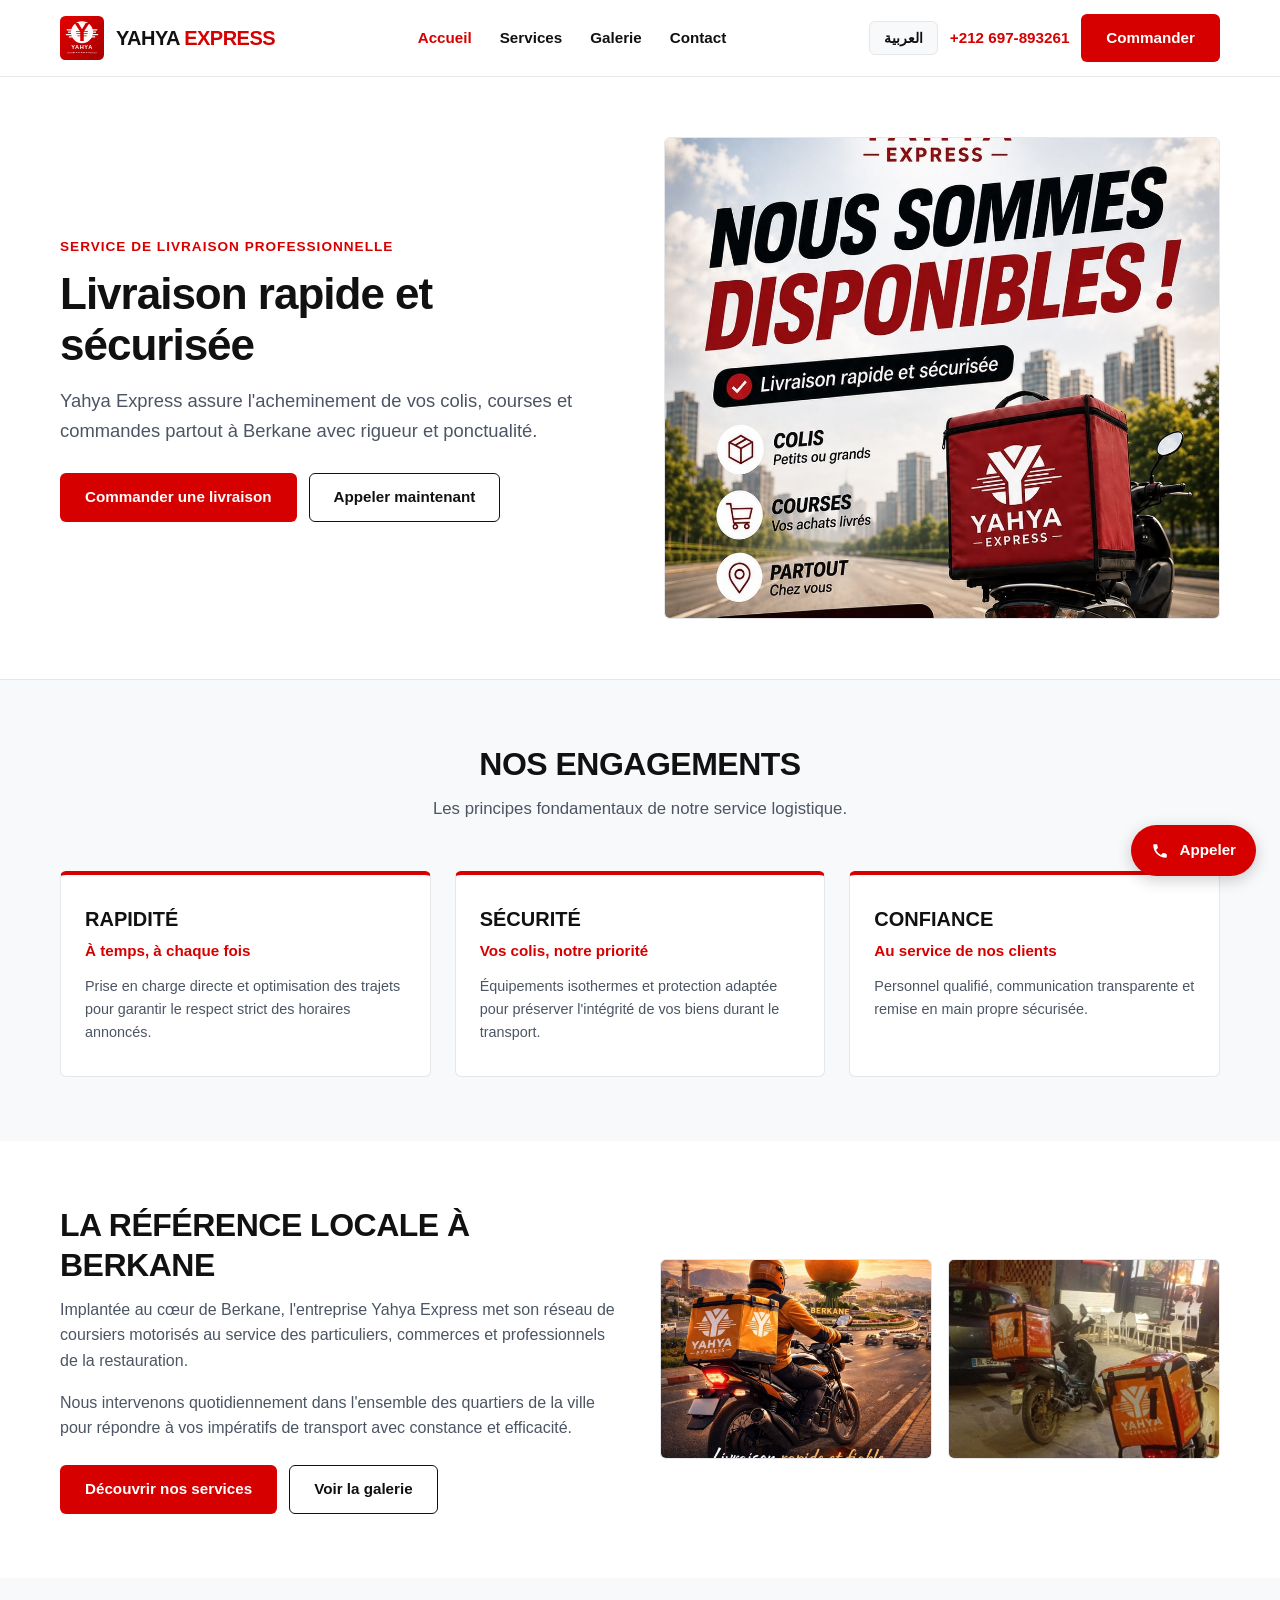
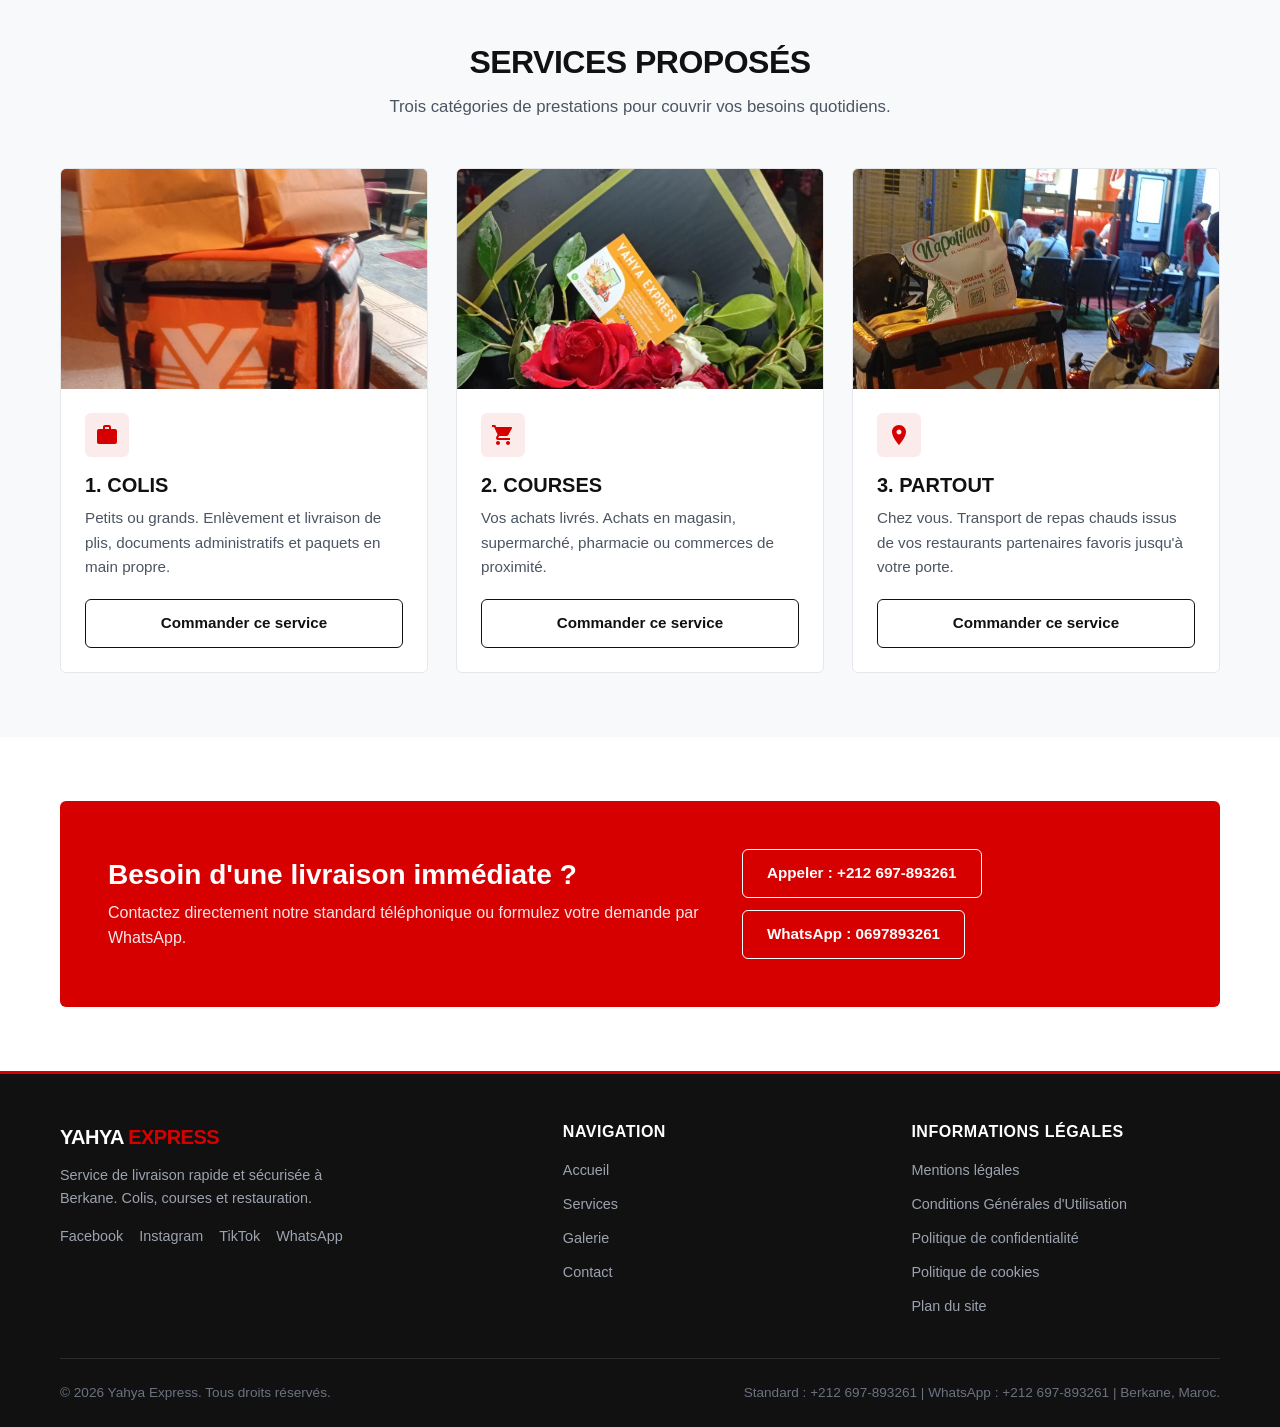
<file: index.html>
<!DOCTYPE html>
<html lang="fr" dir="ltr">
<head>
  <meta charset="UTF-8">
  <meta name="viewport" content="width=device-width, initial-scale=1.0">
  <title>Yahya Express | Livraison Rapide et Sécurisée</title>
  <meta name="description" content="Yahya Express - Service professionnel de livraison rapide et sécurisée à Berkane. Colis, courses et restauration.">
  <link rel="icon" type="image/png" href="assets/images/favicon.png">
  <link rel="stylesheet" href="styles/style.css">
</head>
<body>

  <!-- En-tete fixe (Sticky Header) -->
  <header class="header">
    <div class="container">
      <nav class="navbar">
        <a href="index.html" class="brand-logo">
          <img src="assets/images/logo.svg" alt="Yahya Express" width="48" height="48">
          <span class="brand-name">YAHYA <span>EXPRESS</span></span>
        </a>

        <ul class="nav-links">
          <li><a href="index.html" class="nav-link active" data-i18n="nav_home">Accueil</a></li>
          <li><a href="services.html" class="nav-link" data-i18n="nav_services">Services</a></li>
          <li><a href="gallery.html" class="nav-link" data-i18n="nav_gallery">Galerie</a></li>
          <li><a href="contact.html" class="nav-link" data-i18n="nav_contact">Contact</a></li>
          <li class="mobile-cta-item"><a href="contact.html" class="btn btn-primary" data-i18n="nav_order">Commander</a></li>
        </ul>

        <div class="nav-cta">
          <button class="lang-toggle-btn" aria-label="Langue">العربية</button>
          <a href="tel:+212697893261" class="phone-link">+212 697-893261</a>
          <a href="contact.html" class="btn btn-primary" data-i18n="nav_order">Commander</a>
          <button class="mobile-menu-btn" aria-label="Menu">
            <span></span>
            <span></span>
            <span></span>
          </button>
        </div>
      </nav>
    </div>
  </header>

  <!-- Hero Section -->
  <section class="hero fade-in">
    <div class="container">
      <div class="hero-grid">
        <div class="hero-content">
          <span class="hero-tag" data-i18n="hero_tag">Service de livraison professionnelle</span>
          <h1 class="hero-title" data-i18n="hero_title">Livraison rapide et sécurisée</h1>
          <p class="hero-subtitle" data-i18n="hero_subtitle">
            Yahya Express assure l'acheminement de vos colis, courses et commandes partout à Berkane avec rigueur et ponctualité.
          </p>
          <div class="btn-group">
            <a href="contact.html" class="btn btn-primary" data-i18n="hero_cta_order">Commander une livraison</a>
            <a href="tel:+212697893261" class="btn btn-outline" data-i18n="hero_cta_call">Appeler maintenant</a>
          </div>
        </div>
        <div class="hero-image-wrapper">
          <img src="assets/images/poster-hero.jpg" alt="Yahya Express Livraison Moto">
        </div>
      </div>
    </div>
  </section>

  <!-- Points Forts (Key Features) -->
  <section class="section section-alt">
    <div class="container">
      <div class="section-header">
        <h2 class="section-title" data-i18n="features_title">Nos engagements</h2>
        <p class="section-subtitle" data-i18n="features_subtitle">Les principes fondamentaux de notre service logistique.</p>
      </div>

      <div class="features-grid">
        <div class="feature-card">
          <h3 class="feature-title" data-i18n="feat_rapidity_title">Rapidité</h3>
          <div class="feature-subtitle" data-i18n="feat_rapidity_sub">À temps, à chaque fois</div>
          <p class="feature-text" data-i18n="feat_rapidity_desc">
            Prise en charge directe et optimisation des trajets pour garantir le respect strict des horaires annoncés.
          </p>
        </div>

        <div class="feature-card">
          <h3 class="feature-title" data-i18n="feat_security_title">Sécurité</h3>
          <div class="feature-subtitle" data-i18n="feat_security_sub">Vos colis, notre priorité</div>
          <p class="feature-text" data-i18n="feat_security_desc">
            Équipements isothermes et protection adaptée pour préserver l'intégrité de vos biens durant le transport.
          </p>
        </div>

        <div class="feature-card">
          <h3 class="feature-title" data-i18n="feat_trust_title">Confiance</h3>
          <div class="feature-subtitle" data-i18n="feat_trust_sub">Au service de nos clients</div>
          <p class="feature-text" data-i18n="feat_trust_desc">
            Personnel qualifié, communication transparente et remise en main propre sécurisée.
          </p>
        </div>
      </div>
    </div>
  </section>

  <!-- Presentation de la marque & Territoire -->
  <section class="section">
    <div class="container">
      <div class="brand-identity-grid">
        <div>
          <h2 class="section-title" data-i18n="brand_title">La référence locale à Berkane</h2>
          <p style="margin-bottom: 16px;" data-i18n="brand_desc_1">
            Implantée au cœur de Berkane, l'entreprise Yahya Express met son réseau de coursiers motorisés au service des particuliers, commerces et professionnels de la restauration.
          </p>
          <p style="margin-bottom: 24px;" data-i18n="brand_desc_2">
            Nous intervenons quotidiennement dans l'ensemble des quartiers de la ville pour répondre à vos impératifs de transport avec constance et efficacité.
          </p>
          <div class="btn-group">
            <a href="services.html" class="btn btn-primary" data-i18n="brand_cta_services">Découvrir nos services</a>
            <a href="gallery.html" class="btn btn-outline" data-i18n="brand_cta_gallery">Voir la galerie</a>
          </div>
        </div>

        <div class="brand-identity-images">
          <img src="assets/images/berkane-orange-monument.jpg" alt="Monument de Berkane">
          <img src="assets/images/delivery-fleet-night.jpg" alt="Motos de livraison Yahya Express">
        </div>
      </div>
    </div>
  </section>

  <!-- Apercu des 3 Services Majeurs -->
  <section class="section section-alt">
    <div class="container">
      <div class="section-header">
        <h2 class="section-title" data-i18n="services_title">Services proposés</h2>
        <p class="section-subtitle" data-i18n="services_subtitle">Trois catégories de prestations pour couvrir vos besoins quotidiens.</p>
      </div>

      <div class="services-grid">
        <!-- Service 1 -->
        <div class="service-card">
          <img src="assets/images/delivery-packages-edf.jpg" alt="Livraison de colis" class="service-card-image">
          <div class="service-card-body">
            <div class="service-icon-box">
              <svg width="24" height="24" viewBox="0 0 24 24" fill="currentColor"><path d="M20 6h-4V4c0-1.11-.89-2-2-2h-4c-1.11 0-2 .89-2 2v2H4c-1.11 0-1.99.89-1.99 2L2 19c0 1.11.89 2 2 2h16c1.11 0 2-.89 2-2V8c0-1.11-.89-2-2-2zm-6 0h-4V4h4v2z"/></svg>
            </div>
            <h3 class="service-card-title" data-i18n="service_1_title">1. COLIS</h3>
            <p class="service-card-desc" data-i18n="service_1_desc">Petits ou grands. Enlèvement et livraison de plis, documents administratifs et paquets en main propre.</p>
            <a href="contact.html?service=colis" class="btn btn-outline" data-i18n="service_order_btn">Commander ce service</a>
          </div>
        </div>

        <!-- Service 2 -->
        <div class="service-card">
          <img src="assets/images/delivery-flowers-card.jpg" alt="Livraison de courses" class="service-card-image">
          <div class="service-card-body">
            <div class="service-icon-box">
              <svg width="24" height="24" viewBox="0 0 24 24" fill="currentColor"><path d="M7 18c-1.1 0-1.99.9-1.99 2S5.9 22 7 22s2-.9 2-2-.9-2-2-2zM1 2v2h2l3.6 7.59-1.35 2.45c-.16.28-.25.61-.25.96 0 1.1.9 2 2 2h12v-2H7.42c-.14 0-.25-.11-.25-.25l.03-.12.9-1.63h7.45c.75 0 1.41-.41 1.75-1.03l3.58-6.49c.08-.14.12-.31.12-.48 0-.55-.45-1-1-1H5.21l-.94-2H1zm16 16c-1.1 0-1.99.9-1.99 2s.89 2 1.99 2 2-.9 2-2-.9-2-2-2z"/></svg>
            </div>
            <h3 class="service-card-title" data-i18n="service_2_title">2. COURSES</h3>
            <p class="service-card-desc" data-i18n="service_2_desc">Vos achats livrés. Achats en magasin, supermarché, pharmacie ou commerces de proximité.</p>
            <a href="contact.html?service=courses" class="btn btn-outline" data-i18n="service_order_btn">Commander ce service</a>
          </div>
        </div>

        <!-- Service 3 -->
        <div class="service-card">
          <img src="assets/images/restaurant-napolitano.jpg" alt="Livraison restauration" class="service-card-image">
          <div class="service-card-body">
            <div class="service-icon-box">
              <svg width="24" height="24" viewBox="0 0 24 24" fill="currentColor"><path d="M12 2C8.13 2 5 5.13 5 9c0 5.25 7 13 7 13s7-7.75 7-13c0-3.87-3.13-7-7-7zm0 9.5c-1.38 0-2.5-1.12-2.5-2.5s1.12-2.5 2.5-2.5 2.5 1.12 2.5 2.5-1.12 2.5-2.5 2.5z"/></svg>
            </div>
            <h3 class="service-card-title" data-i18n="service_3_title">3. PARTOUT</h3>
            <p class="service-card-desc" data-i18n="service_3_desc">Chez vous. Transport de repas chauds issus de vos restaurants partenaires favoris jusqu'à votre porte.</p>
            <a href="contact.html?service=partout" class="btn btn-outline" data-i18n="service_order_btn">Commander ce service</a>
          </div>
        </div>
      </div>
    </div>
  </section>

  <!-- Banniere Appel d'urgence (Call Us Now) -->
  <section class="section">
    <div class="container">
      <div class="cta-banner">
        <div>
          <h2 data-i18n="cta_banner_title">Besoin d'une livraison immédiate ?</h2>
          <p data-i18n="cta_banner_desc">Contactez directement notre standard téléphonique ou formulez votre demande par WhatsApp.</p>
        </div>
        <div class="btn-group">
          <a href="tel:+212697893261" class="btn btn-outline-white" data-i18n="cta_banner_call">Appeler : +212 697-893261</a>
          <a href="https://wa.me/212697893261?text=Demande%20de%20livraison" target="_blank" class="btn btn-outline-white" data-i18n="cta_banner_wa">WhatsApp : 0697893261</a>
        </div>
      </div>
    </div>
  </section>

  <!-- Bouton d'appel flottant -->
  <a href="tel:+212697893261" class="floating-call-btn" aria-label="Appeler maintenant">
    <svg width="18" height="18" viewBox="0 0 24 24" fill="currentColor"><path d="M20.01 15.38c-1.23 0-2.42-.2-3.53-.56a.977.977 0 0 0-1.01.24l-2.2 2.2a15.053 15.053 0 0 1-6.59-6.59l2.2-2.21a.96.96 0 0 0 .25-1A11.36 11.36 0 0 1 8.5 3.99c0-.55-.45-1-1-1H4c-.55 0-1 .45-1 1 0 9.39 7.61 17 17 17 .55 0 1-.45 1-1v-3.5c0-.55-.45-1-1-.01z"/></svg>
    <span data-i18n="float_call">Appeler</span>
  </a>

  <!-- Pied de page -->
  <footer class="footer">
    <div class="container">
      <div class="footer-grid">
        <div class="footer-brand">
          <span class="brand-name" style="color: var(--color-white);">YAHYA <span style="color: var(--color-primary);">EXPRESS</span></span>
          <p data-i18n="footer_desc">Service de livraison rapide et sécurisée à Berkane. Colis, courses et restauration.</p>
          <div style="margin-top: 16px; display: flex; gap: 16px; flex-wrap: wrap;">
            <a href="https://www.facebook.com/share/r/18RxTsJQQd/" target="_blank" style="color: #9CA3AF; font-size: 0.9rem;">Facebook</a>
            <a href="https://www.instagram.com/yahyaexpress?utm_source=qr&igsi=OGlzcHl0dHpwaDJ2" target="_blank" style="color: #9CA3AF; font-size: 0.9rem;">Instagram</a>
            <a href="https://www.tiktok.com/@yahya.express?_r=1&_t=ZS-9989slw1Ds7" target="_blank" style="color: #9CA3AF; font-size: 0.9rem;">TikTok</a>
            <a href="https://wa.me/212697893261" target="_blank" style="color: #9CA3AF; font-size: 0.9rem;">WhatsApp</a>
          </div>
        </div>

        <div>
          <h4 class="footer-title" data-i18n="footer_nav_title">Navigation</h4>
          <ul class="footer-links">
            <li><a href="index.html" data-i18n="nav_home">Accueil</a></li>
            <li><a href="services.html" data-i18n="nav_services">Services</a></li>
            <li><a href="gallery.html" data-i18n="nav_gallery">Galerie</a></li>
            <li><a href="contact.html" data-i18n="nav_contact">Contact</a></li>
          </ul>
        </div>

        <div>
          <h4 class="footer-title" data-i18n="footer_legal_title">Informations Légales</h4>
          <ul class="footer-links">
            <li><a href="mentions-legales.html">Mentions légales</a></li>
            <li><a href="cgu.html">Conditions Générales d'Utilisation</a></li>
            <li><a href="politique-confidentialite.html">Politique de confidentialité</a></li>
            <li><a href="cookies.html">Politique de cookies</a></li>
            <li><a href="sitemap.html">Plan du site</a></li>
          </ul>
        </div>
      </div>

      <div class="footer-bottom">
        <div>&copy; <span class="current-year"></span> Yahya Express. <span data-i18n="footer_rights">Tous droits réservés.</span></div>
        <div data-i18n="footer_loc">Standard : +212 697-893261 | WhatsApp : +212 697-893261 | Berkane, Maroc.</div>
      </div>
    </div>
  </footer>

  <script src="scripts/i18n.js"></script>
  <script src="scripts/main.js"></script>
</body>
</html>
</file>
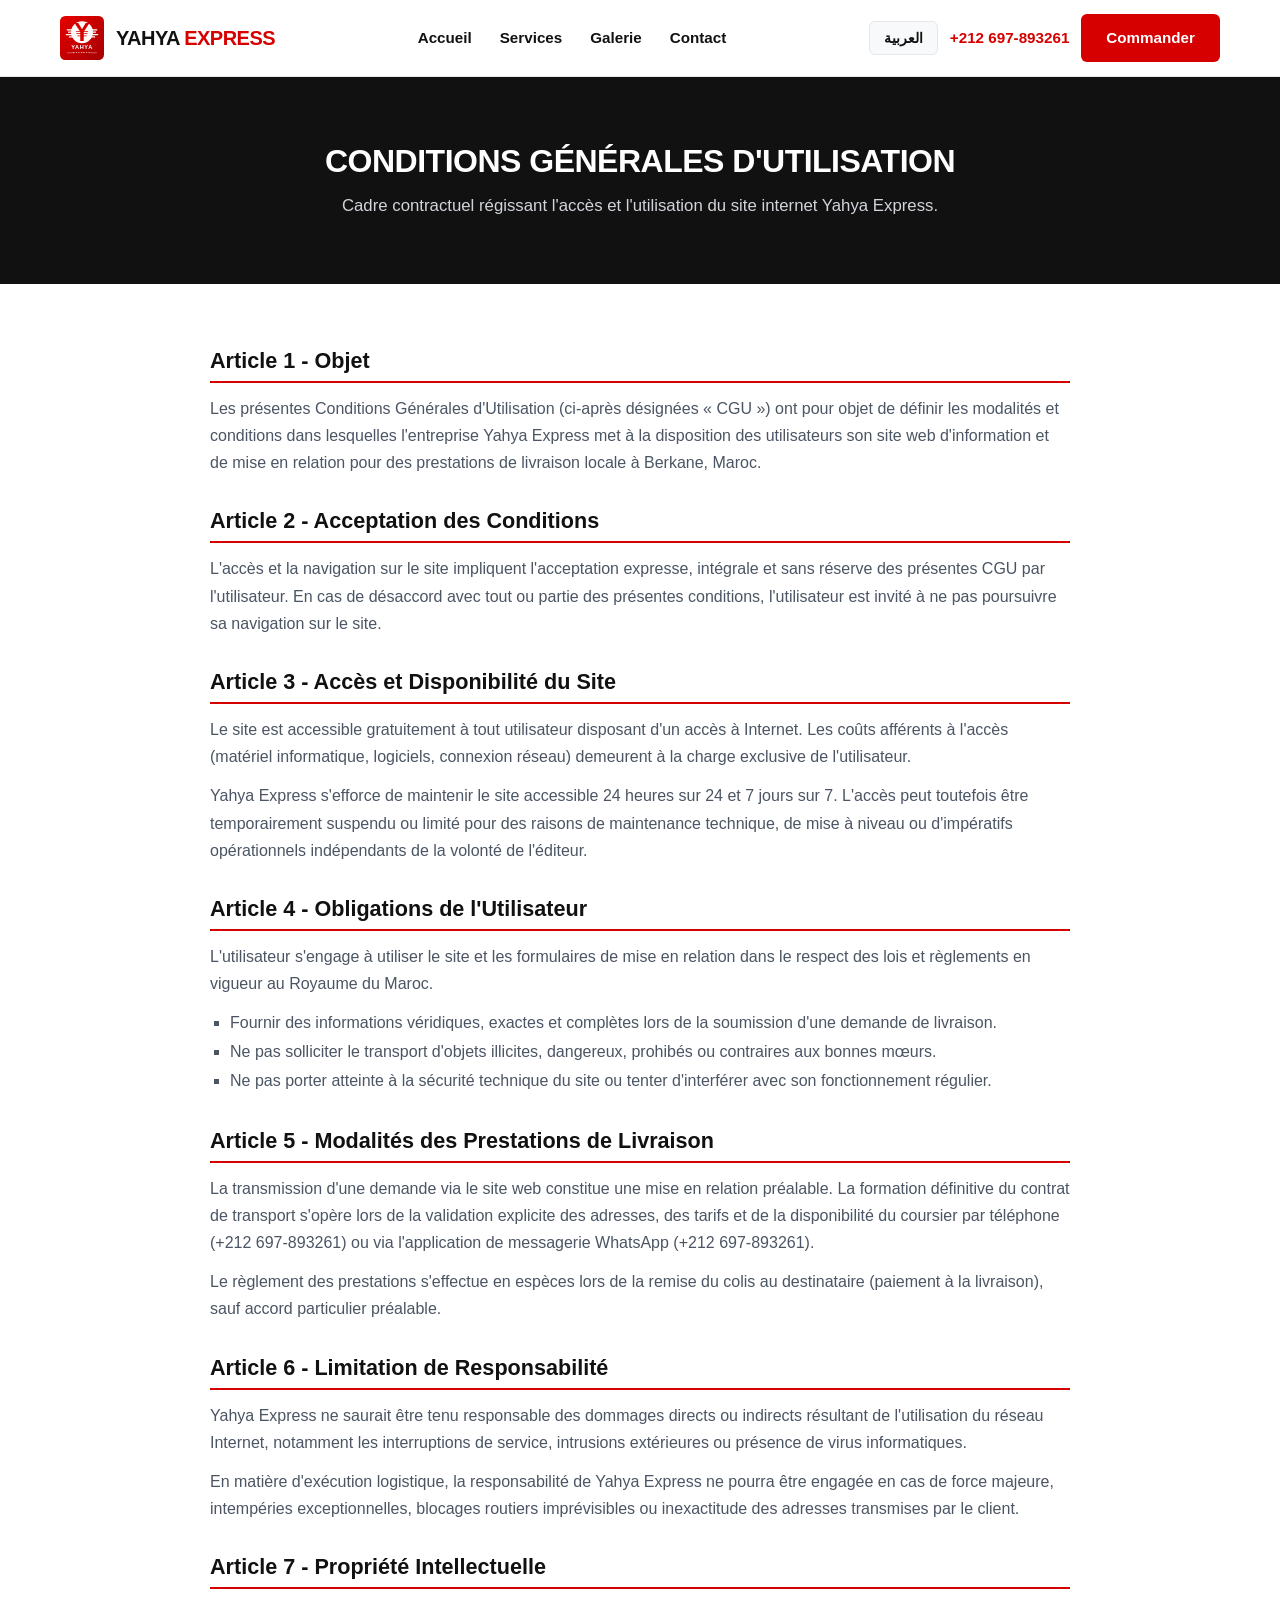
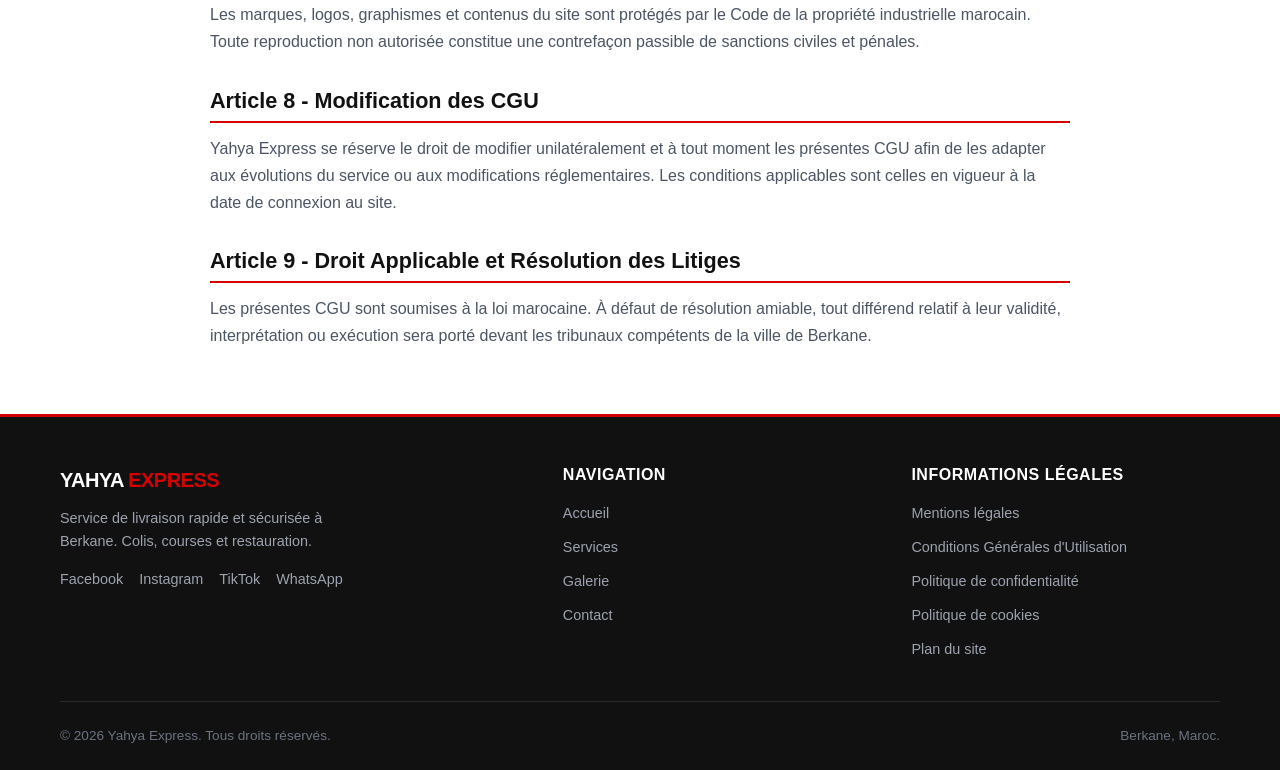
<file: cgu.html>
<!DOCTYPE html>
<html lang="fr" dir="ltr">
<head>
  <meta charset="UTF-8">
  <meta name="viewport" content="width=device-width, initial-scale=1.0">
  <title>Conditions Générales d'Utilisation | Yahya Express</title>
  <meta name="description" content="Conditions Générales d'Utilisation régissant la consultation et l'utilisation des services en ligne de Yahya Express.">
  <link rel="icon" type="image/png" href="assets/images/favicon.png">
  <link rel="stylesheet" href="styles/style.css">
</head>
<body>

  <header class="header">
    <div class="container">
      <nav class="navbar">
        <a href="index.html" class="brand-logo">
          <img src="assets/images/logo.svg" alt="Yahya Express" width="48" height="48">
          <span class="brand-name">YAHYA <span>EXPRESS</span></span>
        </a>

        <ul class="nav-links">
          <li><a href="index.html" class="nav-link" data-i18n="nav_home">Accueil</a></li>
          <li><a href="services.html" class="nav-link" data-i18n="nav_services">Services</a></li>
          <li><a href="gallery.html" class="nav-link" data-i18n="nav_gallery">Galerie</a></li>
          <li><a href="contact.html" class="nav-link" data-i18n="nav_contact">Contact</a></li>
          <li class="mobile-cta-item"><a href="contact.html" class="btn btn-primary" data-i18n="nav_order">Commander</a></li>
        </ul>

        <div class="nav-cta">
          <button class="lang-toggle-btn" aria-label="Langue">العربية</button>
          <a href="tel:+212697893261" class="phone-link">+212 697-893261</a>
          <a href="contact.html" class="btn btn-primary">Commander</a>
          <button class="mobile-menu-btn" aria-label="Menu">
            <span></span>
            <span></span>
            <span></span>
          </button>
        </div>
      </nav>
    </div>
  </header>

  <section class="section section-dark fade-in">
    <div class="container">
      <div class="section-header" style="margin-bottom: 0;">
        <h1 class="section-title">Conditions Générales d'Utilisation</h1>
        <p class="section-subtitle" style="color: #D1D5DB;">
          Cadre contractuel régissant l'accès et l'utilisation du site internet Yahya Express.
        </p>
      </div>
    </div>
  </section>

  <section class="section">
    <div class="container" style="max-width: 900px;">
      
      <article style="display: flex; flex-direction: column; gap: 32px; color: var(--color-dark);">
        
        <div>
          <h2 style="font-size: 1.35rem; margin-bottom: 12px; border-bottom: 2px solid var(--color-primary); padding-bottom: 6px;">Article 1 - Objet</h2>
          <p style="color: var(--color-gray-text); line-height: 1.7;">
            Les présentes Conditions Générales d'Utilisation (ci-après désignées « CGU ») ont pour objet de définir les modalités et conditions dans lesquelles l'entreprise Yahya Express met à la disposition des utilisateurs son site web d'information et de mise en relation pour des prestations de livraison locale à Berkane, Maroc.
          </p>
        </div>

        <div>
          <h2 style="font-size: 1.35rem; margin-bottom: 12px; border-bottom: 2px solid var(--color-primary); padding-bottom: 6px;">Article 2 - Acceptation des Conditions</h2>
          <p style="color: var(--color-gray-text); line-height: 1.7;">
            L'accès et la navigation sur le site impliquent l'acceptation expresse, intégrale et sans réserve des présentes CGU par l'utilisateur. En cas de désaccord avec tout ou partie des présentes conditions, l'utilisateur est invité à ne pas poursuivre sa navigation sur le site.
          </p>
        </div>

        <div>
          <h2 style="font-size: 1.35rem; margin-bottom: 12px; border-bottom: 2px solid var(--color-primary); padding-bottom: 6px;">Article 3 - Accès et Disponibilité du Site</h2>
          <p style="color: var(--color-gray-text); line-height: 1.7; margin-bottom: 12px;">
            Le site est accessible gratuitement à tout utilisateur disposant d'un accès à Internet. Les coûts afférents à l'accès (matériel informatique, logiciels, connexion réseau) demeurent à la charge exclusive de l'utilisateur.
          </p>
          <p style="color: var(--color-gray-text); line-height: 1.7;">
            Yahya Express s'efforce de maintenir le site accessible 24 heures sur 24 et 7 jours sur 7. L'accès peut toutefois être temporairement suspendu ou limité pour des raisons de maintenance technique, de mise à niveau ou d'impératifs opérationnels indépendants de la volonté de l'éditeur.
          </p>
        </div>

        <div>
          <h2 style="font-size: 1.35rem; margin-bottom: 12px; border-bottom: 2px solid var(--color-primary); padding-bottom: 6px;">Article 4 - Obligations de l'Utilisateur</h2>
          <p style="color: var(--color-gray-text); line-height: 1.7; margin-bottom: 12px;">
            L'utilisateur s'engage à utiliser le site et les formulaires de mise en relation dans le respect des lois et règlements en vigueur au Royaume du Maroc.
          </p>
          <ul style="list-style: square; padding-left: 20px; color: var(--color-gray-text); line-height: 1.8;">
            <li>Fournir des informations véridiques, exactes et complètes lors de la soumission d'une demande de livraison.</li>
            <li>Ne pas solliciter le transport d'objets illicites, dangereux, prohibés ou contraires aux bonnes mœurs.</li>
            <li>Ne pas porter atteinte à la sécurité technique du site ou tenter d'interférer avec son fonctionnement régulier.</li>
          </ul>
        </div>

        <div>
          <h2 style="font-size: 1.35rem; margin-bottom: 12px; border-bottom: 2px solid var(--color-primary); padding-bottom: 6px;">Article 5 - Modalités des Prestations de Livraison</h2>
          <p style="color: var(--color-gray-text); line-height: 1.7; margin-bottom: 12px;">
            La transmission d'une demande via le site web constitue une mise en relation préalable. La formation définitive du contrat de transport s'opère lors de la validation explicite des adresses, des tarifs et de la disponibilité du coursier par téléphone (+212 697-893261) ou via l'application de messagerie WhatsApp (+212 697-893261).
          </p>
          <p style="color: var(--color-gray-text); line-height: 1.7;">
            Le règlement des prestations s'effectue en espèces lors de la remise du colis au destinataire (paiement à la livraison), sauf accord particulier préalable.
          </p>
        </div>

        <div>
          <h2 style="font-size: 1.35rem; margin-bottom: 12px; border-bottom: 2px solid var(--color-primary); padding-bottom: 6px;">Article 6 - Limitation de Responsabilité</h2>
          <p style="color: var(--color-gray-text); line-height: 1.7; margin-bottom: 12px;">
            Yahya Express ne saurait être tenu responsable des dommages directs ou indirects résultant de l'utilisation du réseau Internet, notamment les interruptions de service, intrusions extérieures ou présence de virus informatiques.
          </p>
          <p style="color: var(--color-gray-text); line-height: 1.7;">
            En matière d'exécution logistique, la responsabilité de Yahya Express ne pourra être engagée en cas de force majeure, intempéries exceptionnelles, blocages routiers imprévisibles ou inexactitude des adresses transmises par le client.
          </p>
        </div>

        <div>
          <h2 style="font-size: 1.35rem; margin-bottom: 12px; border-bottom: 2px solid var(--color-primary); padding-bottom: 6px;">Article 7 - Propriété Intellectuelle</h2>
          <p style="color: var(--color-gray-text); line-height: 1.7;">
            Les marques, logos, graphismes et contenus du site sont protégés par le Code de la propriété industrielle marocain. Toute reproduction non autorisée constitue une contrefaçon passible de sanctions civiles et pénales.
          </p>
        </div>

        <div>
          <h2 style="font-size: 1.35rem; margin-bottom: 12px; border-bottom: 2px solid var(--color-primary); padding-bottom: 6px;">Article 8 - Modification des CGU</h2>
          <p style="color: var(--color-gray-text); line-height: 1.7;">
            Yahya Express se réserve le droit de modifier unilatéralement et à tout moment les présentes CGU afin de les adapter aux évolutions du service ou aux modifications réglementaires. Les conditions applicables sont celles en vigueur à la date de connexion au site.
          </p>
        </div>

        <div>
          <h2 style="font-size: 1.35rem; margin-bottom: 12px; border-bottom: 2px solid var(--color-primary); padding-bottom: 6px;">Article 9 - Droit Applicable et Résolution des Litiges</h2>
          <p style="color: var(--color-gray-text); line-height: 1.7;">
            Les présentes CGU sont soumises à la loi marocaine. À défaut de résolution amiable, tout différend relatif à leur validité, interprétation ou exécution sera porté devant les tribunaux compétents de la ville de Berkane.
          </p>
        </div>

      </article>

    </div>
  </section>

  <footer class="footer">
    <div class="container">
      <div class="footer-grid">
        <div class="footer-brand">
          <span class="brand-name" style="color: var(--color-white);">YAHYA <span style="color: var(--color-primary);">EXPRESS</span></span>
          <p>Service de livraison rapide et sécurisée à Berkane. Colis, courses et restauration.</p>
          <div style="margin-top: 16px; display: flex; gap: 16px; flex-wrap: wrap;">
            <a href="https://www.facebook.com/share/r/18RxTsJQQd/" target="_blank" style="color: #9CA3AF; font-size: 0.9rem;">Facebook</a>
            <a href="https://www.instagram.com/yahyaexpress?utm_source=qr&igsi=OGlzcHl0dHpwaDJ2" target="_blank" style="color: #9CA3AF; font-size: 0.9rem;">Instagram</a>
            <a href="https://www.tiktok.com/@yahya.express?_r=1&_t=ZS-9989slw1Ds7" target="_blank" style="color: #9CA3AF; font-size: 0.9rem;">TikTok</a>
            <a href="https://wa.me/212697893261" target="_blank" style="color: #9CA3AF; font-size: 0.9rem;">WhatsApp</a>
          </div>
        </div>

        <div>
          <h4 class="footer-title">Navigation</h4>
          <ul class="footer-links">
            <li><a href="index.html">Accueil</a></li>
            <li><a href="services.html">Services</a></li>
            <li><a href="gallery.html">Galerie</a></li>
            <li><a href="contact.html">Contact</a></li>
          </ul>
        </div>

        <div>
          <h4 class="footer-title">Informations Légales</h4>
          <ul class="footer-links">
            <li><a href="mentions-legales.html">Mentions légales</a></li>
            <li><a href="cgu.html">Conditions Générales d'Utilisation</a></li>
            <li><a href="politique-confidentialite.html">Politique de confidentialité</a></li>
            <li><a href="cookies.html">Politique de cookies</a></li>
            <li><a href="sitemap.html">Plan du site</a></li>
          </ul>
        </div>
      </div>

      <div class="footer-bottom">
        <div>&copy; <span class="current-year"></span> Yahya Express. Tous droits réservés.</div>
        <div>Berkane, Maroc.</div>
      </div>
    </div>
  </footer>

  <script src="scripts/i18n.js"></script>
  <script src="scripts/main.js"></script>
</body>
</html>
</file>
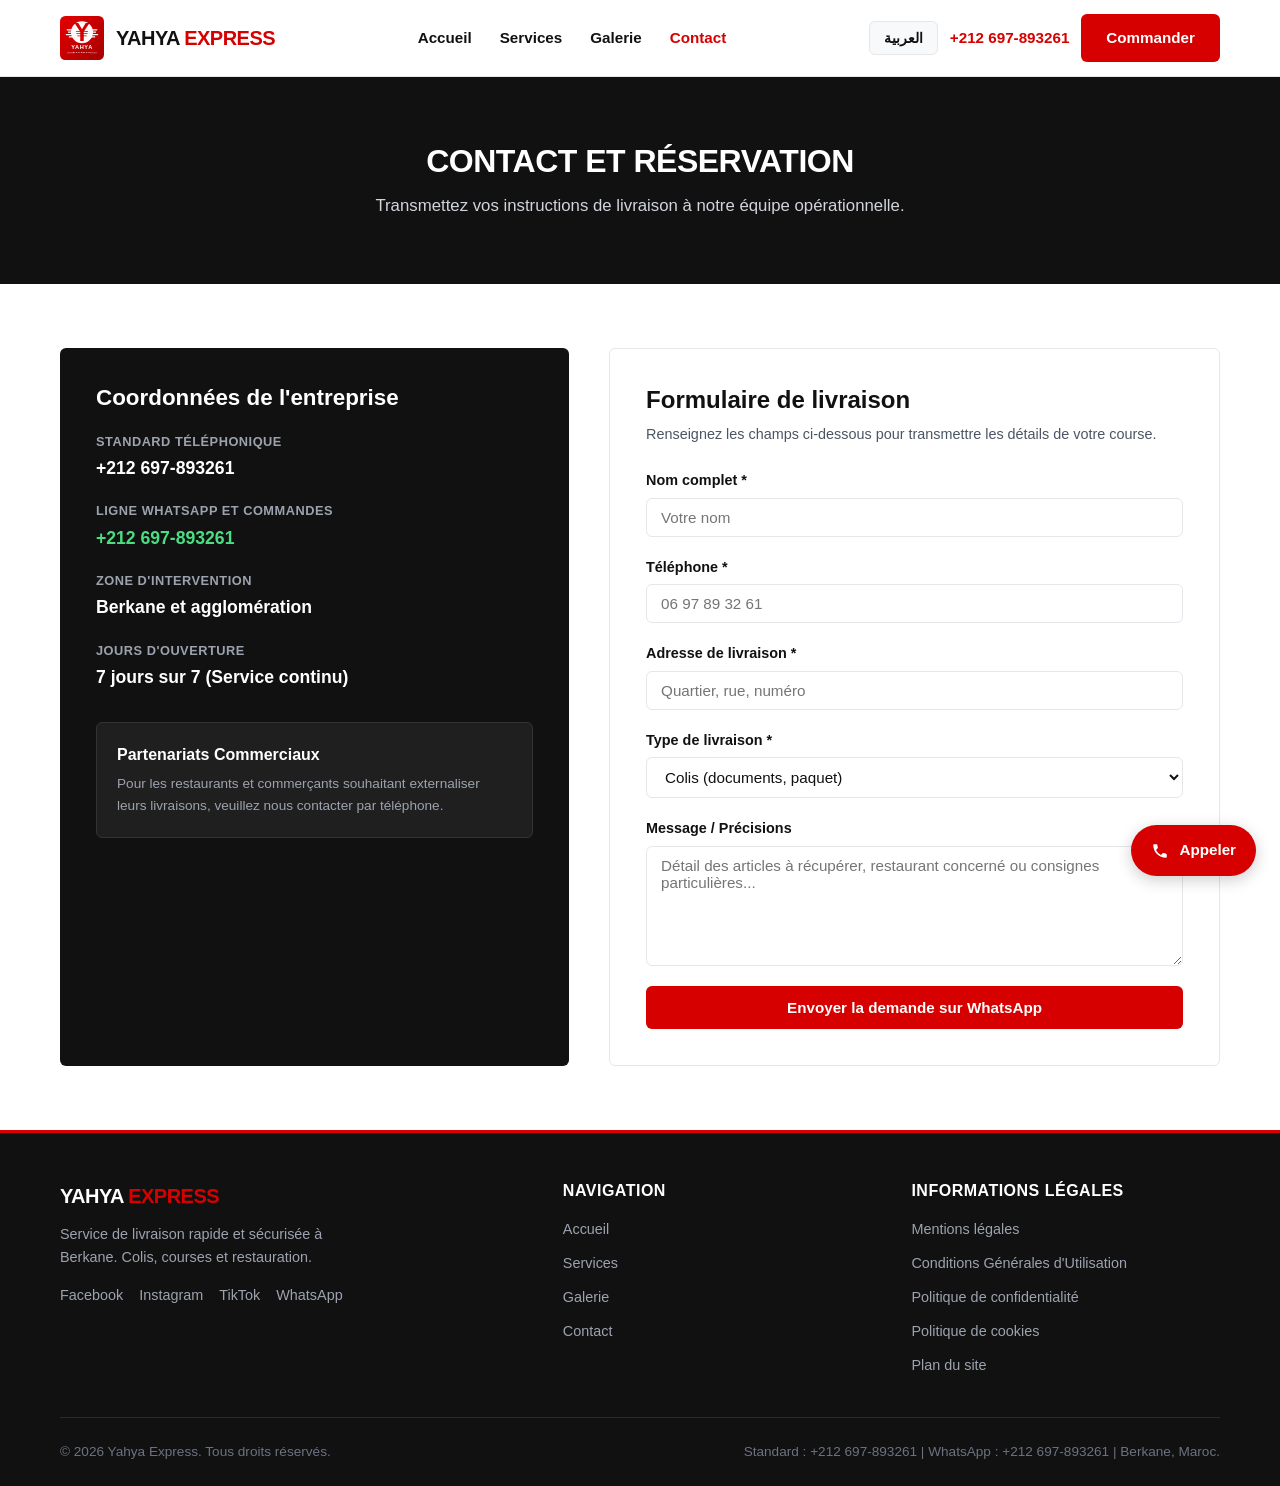
<file: contact.html>
<!DOCTYPE html>
<html lang="fr" dir="ltr">
<head>
  <meta charset="UTF-8">
  <meta name="viewport" content="width=device-width, initial-scale=1.0">
  <title>Contact et Commandes | Yahya Express</title>
  <meta name="description" content="Contactez Yahya Express pour commander une livraison à Berkane. Téléphone et WhatsApp : +212 697-893261.">
  <link rel="icon" type="image/png" href="assets/images/favicon.png">
  <link rel="stylesheet" href="styles/style.css">
</head>
<body>

  <!-- En-tete fixe (Sticky Header) -->
  <header class="header">
    <div class="container">
      <nav class="navbar">
        <a href="index.html" class="brand-logo">
          <img src="assets/images/logo.svg" alt="Yahya Express" width="48" height="48">
          <span class="brand-name">YAHYA <span>EXPRESS</span></span>
        </a>

        <ul class="nav-links">
          <li><a href="index.html" class="nav-link" data-i18n="nav_home">Accueil</a></li>
          <li><a href="services.html" class="nav-link" data-i18n="nav_services">Services</a></li>
          <li><a href="gallery.html" class="nav-link" data-i18n="nav_gallery">Galerie</a></li>
          <li><a href="contact.html" class="nav-link active" data-i18n="nav_contact">Contact</a></li>
          <li class="mobile-cta-item"><a href="contact.html" class="btn btn-primary" data-i18n="nav_order">Commander</a></li>
        </ul>

        <div class="nav-cta">
          <button class="lang-toggle-btn" aria-label="Langue">العربية</button>
          <a href="tel:+212697893261" class="phone-link">+212 697-893261</a>
          <a href="contact.html" class="btn btn-primary" data-i18n="nav_order">Commander</a>
          <button class="mobile-menu-btn" aria-label="Menu">
            <span></span>
            <span></span>
            <span></span>
          </button>
        </div>
      </nav>
    </div>
  </header>

  <!-- En-tete de la page -->
  <section class="section section-dark fade-in">
    <div class="container">
      <div class="section-header" style="margin-bottom: 0;">
        <h1 class="section-title" data-i18n="contact_header_title">Contact et Réservation</h1>
        <p class="section-subtitle" style="color: #D1D5DB;" data-i18n="contact_header_sub">
          Transmettez vos instructions de livraison à notre équipe opérationnelle.
        </p>
      </div>
    </div>
  </section>

  <!-- Section Contact et Formulaire -->
  <section class="section">
    <div class="container">
      <div class="contact-grid">
        
        <!-- Informations de contact -->
        <div class="contact-info-panel">
          <h3 data-i18n="contact_coords_title">Coordonnées de l'entreprise</h3>
          
          <ul class="contact-info-list">
            <li class="contact-info-item">
              <span class="contact-info-label" data-i18n="contact_phone_label">Standard Téléphonique</span>
              <span class="contact-info-value">
                <a href="tel:+212697893261" style="color: var(--color-white);">+212 697-893261</a>
              </span>
            </li>

            <li class="contact-info-item">
              <span class="contact-info-label" data-i18n="contact_wa_label">Ligne WhatsApp et Commandes</span>
              <span class="contact-info-value">
                <a href="https://wa.me/212697893261?text=Demande%20de%20livraison" target="_blank" style="color: #4ade80;">+212 697-893261</a>
              </span>
            </li>

            <li class="contact-info-item">
              <span class="contact-info-label" data-i18n="contact_zone_label">Zone d'intervention</span>
              <span class="contact-info-value" data-i18n="contact_zone_val">Berkane et agglomération</span>
            </li>

            <li class="contact-info-item">
              <span class="contact-info-label" data-i18n="contact_hours_label">Jours d'ouverture</span>
              <span class="contact-info-value" data-i18n="contact_hours_val">7 jours sur 7 (Service continu)</span>
            </li>
          </ul>

          <div style="padding: 20px; background-color: var(--color-dark-alt); border-radius: var(--border-radius); border: 1px solid #333;">
            <div style="font-weight: 700; margin-bottom: 6px;" data-i18n="contact_partner_title">Partenariats Commerciaux</div>
            <p style="font-size: 0.85rem; color: #9CA3AF;" data-i18n="contact_partner_desc">
              Pour les restaurants et commerçants souhaitant externaliser leurs livraisons, veuillez nous contacter par téléphone.
            </p>
          </div>
        </div>

        <!-- Formulaire de contact / Commande -->
        <div class="contact-form-panel">
          <h2 style="font-size: 1.5rem; margin-bottom: 8px;" data-i18n="contact_form_title">Formulaire de livraison</h2>
          <p style="font-size: 0.9rem; color: var(--color-gray-text); margin-bottom: 24px;" data-i18n="contact_form_sub">
            Renseignez les champs ci-dessous pour transmettre les détails de votre course.
          </p>

          <form id="contactForm">
            <div class="form-group">
              <label for="nom" class="form-label" data-i18n="form_name_label">Nom complet *</label>
              <input type="text" id="nom" class="form-control" placeholder="Votre nom" data-i18n-ph="form_name_ph" required>
            </div>

            <div class="form-group">
              <label for="telephone" class="form-label" data-i18n="form_phone_label">Téléphone *</label>
              <input type="tel" id="telephone" class="form-control" placeholder="06 97 89 32 61" data-i18n-ph="form_phone_ph" required>
            </div>

            <div class="form-group">
              <label for="adresse" class="form-label" data-i18n="form_address_label">Adresse de livraison *</label>
              <input type="text" id="adresse" class="form-control" placeholder="Quartier, rue, numéro" data-i18n-ph="form_address_ph" required>
            </div>

            <div class="form-group">
              <label for="typeLivraison" class="form-label" data-i18n="form_type_label">Type de livraison *</label>
              <select id="typeLivraison" class="form-control" required>
                <option value="Colis" data-i18n="form_type_colis">Colis (documents, paquet)</option>
                <option value="Courses" data-i18n="form_type_courses">Courses et achats magasin</option>
                <option value="Restauration" data-i18n="form_type_resto">Restauration et repas chaud</option>
                <option value="Autre" data-i18n="form_type_other">Autre prestation</option>
              </select>
            </div>

            <div class="form-group">
              <label for="message" class="form-label" data-i18n="form_msg_label">Message / Précisions</label>
              <textarea id="message" class="form-control" placeholder="Détail des articles à récupérer, restaurant concerné ou consignes particulières..." data-i18n-ph="form_msg_ph"></textarea>
            </div>

            <button type="submit" class="btn btn-primary" style="width: 100%;" data-i18n="form_submit_btn">
              Envoyer la demande sur WhatsApp
            </button>
          </form>
        </div>

      </div>
    </div>
  </section>

  <!-- Bouton d'appel flottant -->
  <a href="tel:+212697893261" class="floating-call-btn" aria-label="Appeler maintenant">
    <svg width="18" height="18" viewBox="0 0 24 24" fill="currentColor"><path d="M20.01 15.38c-1.23 0-2.42-.2-3.53-.56a.977.977 0 0 0-1.01.24l-2.2 2.2a15.053 15.053 0 0 1-6.59-6.59l2.2-2.21a.96.96 0 0 0 .25-1A11.36 11.36 0 0 1 8.5 3.99c0-.55-.45-1-1-1H4c-.55 0-1 .45-1 1 0 9.39 7.61 17 17 17 .55 0 1-.45 1-1v-3.5c0-.55-.45-1-1-.01z"/></svg>
    <span data-i18n="float_call">Appeler</span>
  </a>

  <!-- Pied de page -->
  <footer class="footer">
    <div class="container">
      <div class="footer-grid">
        <div class="footer-brand">
          <span class="brand-name" style="color: var(--color-white);">YAHYA <span style="color: var(--color-primary);">EXPRESS</span></span>
          <p data-i18n="footer_desc">Service de livraison rapide et sécurisée à Berkane. Colis, courses et restauration.</p>
          <div style="margin-top: 16px; display: flex; gap: 16px; flex-wrap: wrap;">
            <a href="https://www.facebook.com/share/r/18RxTsJQQd/" target="_blank" style="color: #9CA3AF; font-size: 0.9rem;">Facebook</a>
            <a href="https://www.instagram.com/yahyaexpress?utm_source=qr&igsi=OGlzcHl0dHpwaDJ2" target="_blank" style="color: #9CA3AF; font-size: 0.9rem;">Instagram</a>
            <a href="https://www.tiktok.com/@yahya.express?_r=1&_t=ZS-9989slw1Ds7" target="_blank" style="color: #9CA3AF; font-size: 0.9rem;">TikTok</a>
            <a href="https://wa.me/212697893261" target="_blank" style="color: #9CA3AF; font-size: 0.9rem;">WhatsApp</a>
          </div>
        </div>

        <div>
          <h4 class="footer-title" data-i18n="footer_nav_title">Navigation</h4>
          <ul class="footer-links">
            <li><a href="index.html" data-i18n="nav_home">Accueil</a></li>
            <li><a href="services.html" data-i18n="nav_services">Services</a></li>
            <li><a href="gallery.html" data-i18n="nav_gallery">Galerie</a></li>
            <li><a href="contact.html" data-i18n="nav_contact">Contact</a></li>
          </ul>
        </div>

        <div>
          <h4 class="footer-title" data-i18n="footer_legal_title">Informations Légales</h4>
          <ul class="footer-links">
            <li><a href="mentions-legales.html">Mentions légales</a></li>
            <li><a href="cgu.html">Conditions Générales d'Utilisation</a></li>
            <li><a href="politique-confidentialite.html">Politique de confidentialité</a></li>
            <li><a href="cookies.html">Politique de cookies</a></li>
            <li><a href="sitemap.html">Plan du site</a></li>
          </ul>
        </div>
      </div>

      <div class="footer-bottom">
        <div>&copy; <span class="current-year"></span> Yahya Express. <span data-i18n="footer_rights">Tous droits réservés.</span></div>
        <div data-i18n="footer_loc">Standard : +212 697-893261 | WhatsApp : +212 697-893261 | Berkane, Maroc.</div>
      </div>
    </div>
  </footer>

  <script src="scripts/i18n.js"></script>
  <script src="scripts/main.js"></script>
</body>
</html>
</file>
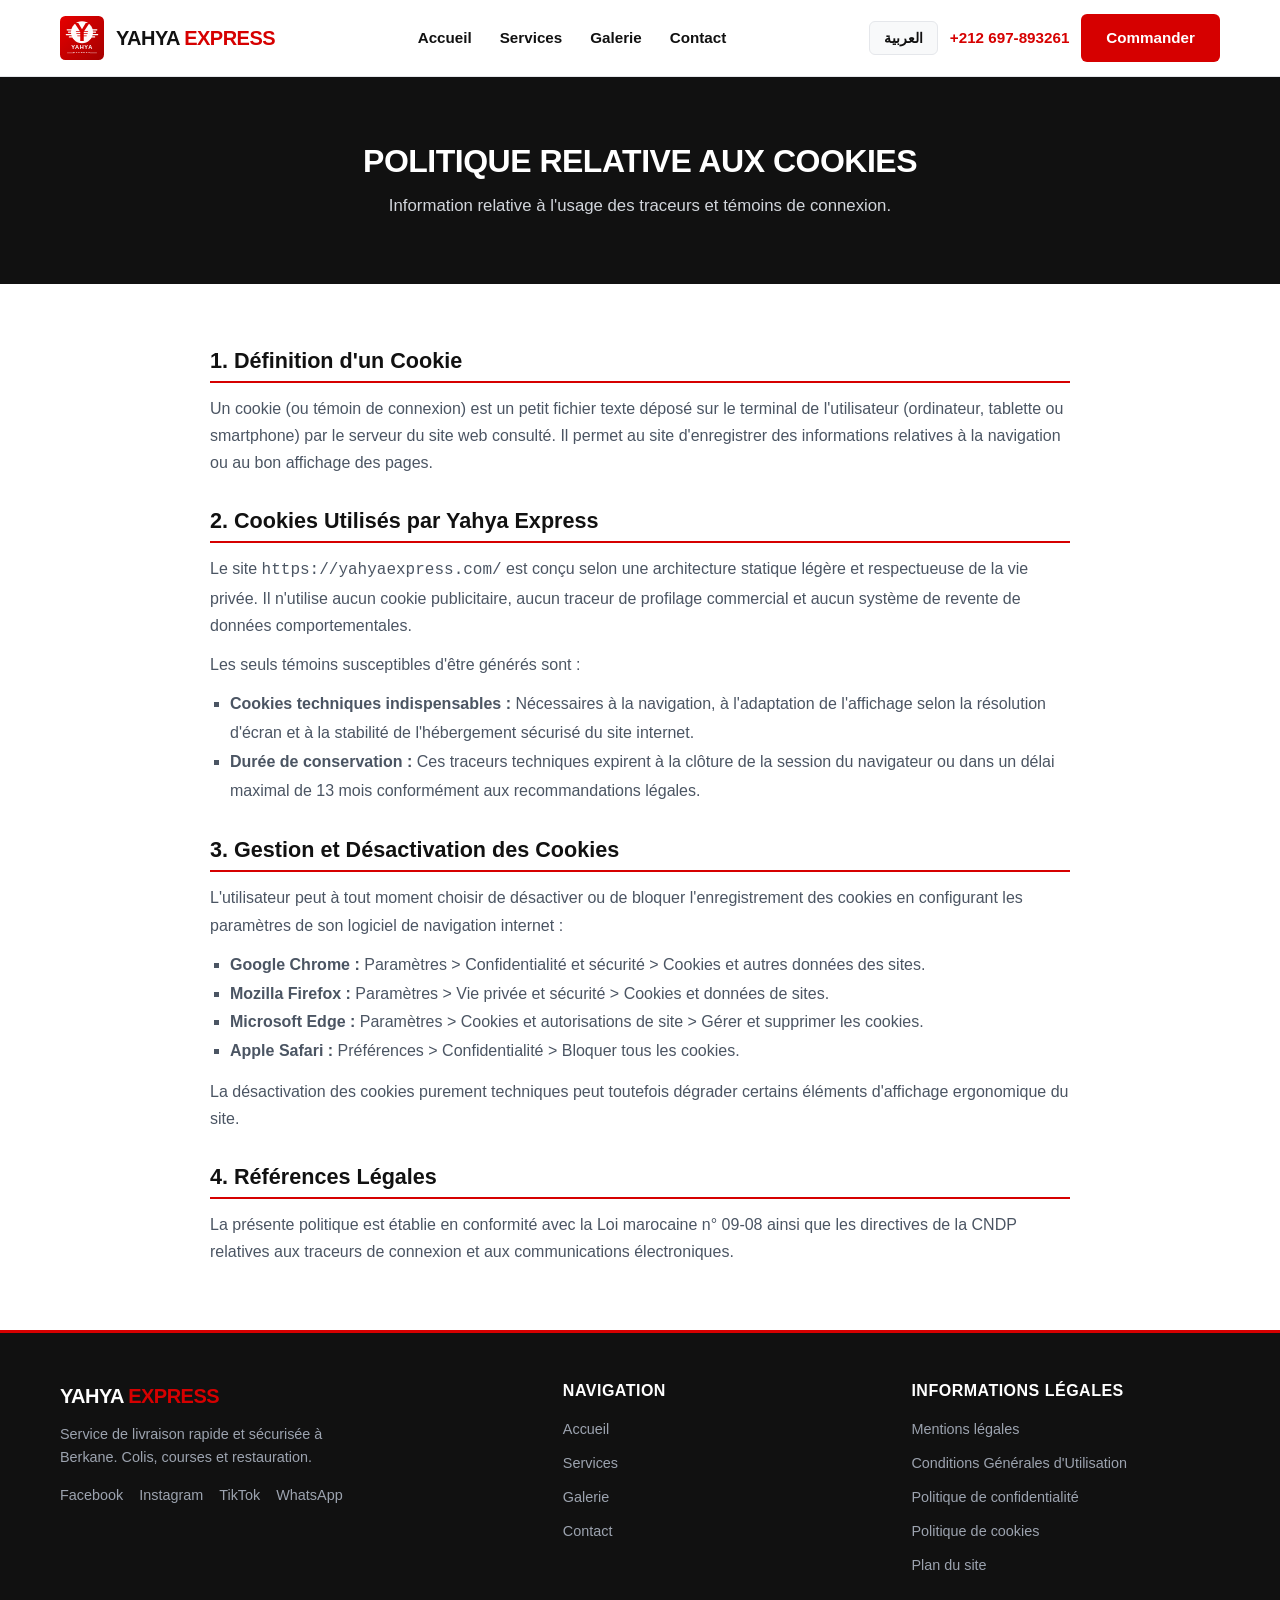
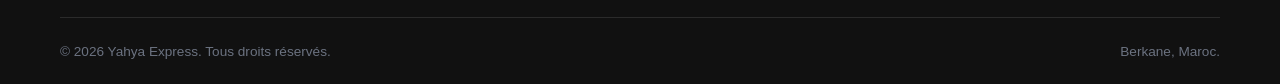
<file: cookies.html>
<!DOCTYPE html>
<html lang="fr" dir="ltr">
<head>
  <meta charset="UTF-8">
  <meta name="viewport" content="width=device-width, initial-scale=1.0">
  <title>Politique de Gestion des Cookies | Yahya Express</title>
  <meta name="description" content="Politique d'utilisation des cookies et traceurs sur le site officiel de Yahya Express.">
  <link rel="icon" type="image/png" href="assets/images/favicon.png">
  <link rel="stylesheet" href="styles/style.css">
</head>
<body>

  <header class="header">
    <div class="container">
      <nav class="navbar">
        <a href="index.html" class="brand-logo">
          <img src="assets/images/logo.svg" alt="Yahya Express" width="48" height="48">
          <span class="brand-name">YAHYA <span>EXPRESS</span></span>
        </a>

        <ul class="nav-links">
          <li><a href="index.html" class="nav-link" data-i18n="nav_home">Accueil</a></li>
          <li><a href="services.html" class="nav-link" data-i18n="nav_services">Services</a></li>
          <li><a href="gallery.html" class="nav-link" data-i18n="nav_gallery">Galerie</a></li>
          <li><a href="contact.html" class="nav-link" data-i18n="nav_contact">Contact</a></li>
          <li class="mobile-cta-item"><a href="contact.html" class="btn btn-primary" data-i18n="nav_order">Commander</a></li>
        </ul>

        <div class="nav-cta">
          <button class="lang-toggle-btn" aria-label="Langue">العربية</button>
          <a href="tel:+212697893261" class="phone-link">+212 697-893261</a>
          <a href="contact.html" class="btn btn-primary">Commander</a>
          <button class="mobile-menu-btn" aria-label="Menu">
            <span></span>
            <span></span>
            <span></span>
          </button>
        </div>
      </nav>
    </div>
  </header>

  <section class="section section-dark fade-in">
    <div class="container">
      <div class="section-header" style="margin-bottom: 0;">
        <h1 class="section-title">Politique relative aux Cookies</h1>
        <p class="section-subtitle" style="color: #D1D5DB;">
          Information relative à l'usage des traceurs et témoins de connexion.
        </p>
      </div>
    </div>
  </section>

  <section class="section">
    <div class="container" style="max-width: 900px;">
      
      <article style="display: flex; flex-direction: column; gap: 32px; color: var(--color-dark);">
        
        <div>
          <h2 style="font-size: 1.35rem; margin-bottom: 12px; border-bottom: 2px solid var(--color-primary); padding-bottom: 6px;">1. Définition d'un Cookie</h2>
          <p style="color: var(--color-gray-text); line-height: 1.7;">
            Un cookie (ou témoin de connexion) est un petit fichier texte déposé sur le terminal de l'utilisateur (ordinateur, tablette ou smartphone) par le serveur du site web consulté. Il permet au site d'enregistrer des informations relatives à la navigation ou au bon affichage des pages.
          </p>
        </div>

        <div>
          <h2 style="font-size: 1.35rem; margin-bottom: 12px; border-bottom: 2px solid var(--color-primary); padding-bottom: 6px;">2. Cookies Utilisés par Yahya Express</h2>
          <p style="color: var(--color-gray-text); line-height: 1.7; margin-bottom: 12px;">
            Le site <code>https://yahyaexpress.com/</code> est conçu selon une architecture statique légère et respectueuse de la vie privée. Il n'utilise aucun cookie publicitaire, aucun traceur de profilage commercial et aucun système de revente de données comportementales.
          </p>
          <p style="color: var(--color-gray-text); line-height: 1.7; margin-bottom: 12px;">
            Les seuls témoins susceptibles d'être générés sont :
          </p>
          <ul style="list-style: square; padding-left: 20px; color: var(--color-gray-text); line-height: 1.8;">
            <li><strong>Cookies techniques indispensables :</strong> Nécessaires à la navigation, à l'adaptation de l'affichage selon la résolution d'écran et à la stabilité de l'hébergement sécurisé du site internet.</li>
            <li><strong>Durée de conservation :</strong> Ces traceurs techniques expirent à la clôture de la session du navigateur ou dans un délai maximal de 13 mois conformément aux recommandations légales.</li>
          </ul>
        </div>

        <div>
          <h2 style="font-size: 1.35rem; margin-bottom: 12px; border-bottom: 2px solid var(--color-primary); padding-bottom: 6px;">3. Gestion et Désactivation des Cookies</h2>
          <p style="color: var(--color-gray-text); line-height: 1.7; margin-bottom: 12px;">
            L'utilisateur peut à tout moment choisir de désactiver ou de bloquer l'enregistrement des cookies en configurant les paramètres de son logiciel de navigation internet :
          </p>
          <ul style="list-style: square; padding-left: 20px; color: var(--color-gray-text); line-height: 1.8;">
            <li><strong>Google Chrome :</strong> Paramètres > Confidentialité et sécurité > Cookies et autres données des sites.</li>
            <li><strong>Mozilla Firefox :</strong> Paramètres > Vie privée et sécurité > Cookies et données de sites.</li>
            <li><strong>Microsoft Edge :</strong> Paramètres > Cookies et autorisations de site > Gérer et supprimer les cookies.</li>
            <li><strong>Apple Safari :</strong> Préférences > Confidentialité > Bloquer tous les cookies.</li>
          </ul>
          <p style="color: var(--color-gray-text); line-height: 1.7; margin-top: 12px;">
            La désactivation des cookies purement techniques peut toutefois dégrader certains éléments d'affichage ergonomique du site.
          </p>
        </div>

        <div>
          <h2 style="font-size: 1.35rem; margin-bottom: 12px; border-bottom: 2px solid var(--color-primary); padding-bottom: 6px;">4. Références Légales</h2>
          <p style="color: var(--color-gray-text); line-height: 1.7;">
            La présente politique est établie en conformité avec la Loi marocaine n° 09-08 ainsi que les directives de la CNDP relatives aux traceurs de connexion et aux communications électroniques.
          </p>
        </div>

      </article>

    </div>
  </section>

  <footer class="footer">
    <div class="container">
      <div class="footer-grid">
        <div class="footer-brand">
          <span class="brand-name" style="color: var(--color-white);">YAHYA <span style="color: var(--color-primary);">EXPRESS</span></span>
          <p>Service de livraison rapide et sécurisée à Berkane. Colis, courses et restauration.</p>
          <div style="margin-top: 16px; display: flex; gap: 16px; flex-wrap: wrap;">
            <a href="https://www.facebook.com/share/r/18RxTsJQQd/" target="_blank" style="color: #9CA3AF; font-size: 0.9rem;">Facebook</a>
            <a href="https://www.instagram.com/yahyaexpress?utm_source=qr&igsi=OGlzcHl0dHpwaDJ2" target="_blank" style="color: #9CA3AF; font-size: 0.9rem;">Instagram</a>
            <a href="https://www.tiktok.com/@yahya.express?_r=1&_t=ZS-9989slw1Ds7" target="_blank" style="color: #9CA3AF; font-size: 0.9rem;">TikTok</a>
            <a href="https://wa.me/212697893261" target="_blank" style="color: #9CA3AF; font-size: 0.9rem;">WhatsApp</a>
          </div>
        </div>

        <div>
          <h4 class="footer-title">Navigation</h4>
          <ul class="footer-links">
            <li><a href="index.html">Accueil</a></li>
            <li><a href="services.html">Services</a></li>
            <li><a href="gallery.html">Galerie</a></li>
            <li><a href="contact.html">Contact</a></li>
          </ul>
        </div>

        <div>
          <h4 class="footer-title">Informations Légales</h4>
          <ul class="footer-links">
            <li><a href="mentions-legales.html">Mentions légales</a></li>
            <li><a href="cgu.html">Conditions Générales d'Utilisation</a></li>
            <li><a href="politique-confidentialite.html">Politique de confidentialité</a></li>
            <li><a href="cookies.html">Politique de cookies</a></li>
            <li><a href="sitemap.html">Plan du site</a></li>
          </ul>
        </div>
      </div>

      <div class="footer-bottom">
        <div>&copy; <span class="current-year"></span> Yahya Express. Tous droits réservés.</div>
        <div>Berkane, Maroc.</div>
      </div>
    </div>
  </footer>

  <script src="scripts/i18n.js"></script>
  <script src="scripts/main.js"></script>
</body>
</html>
</file>
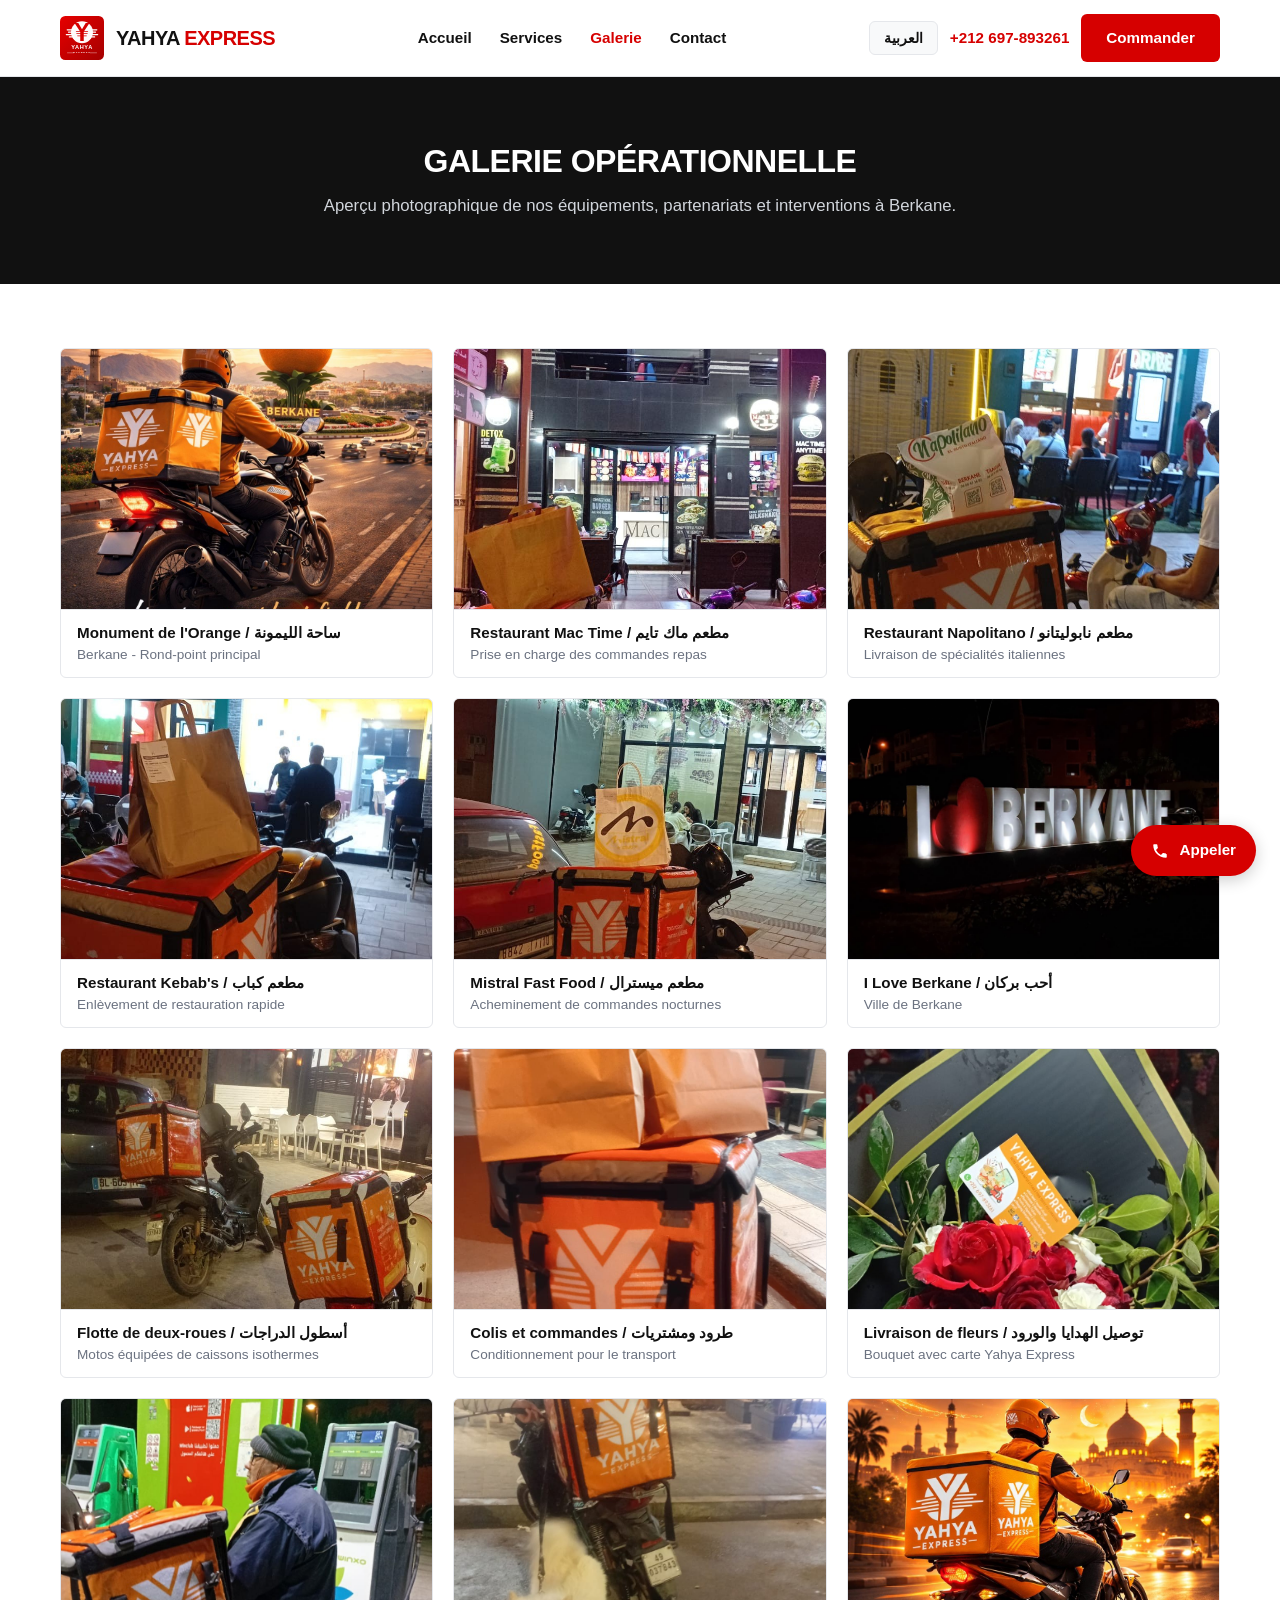
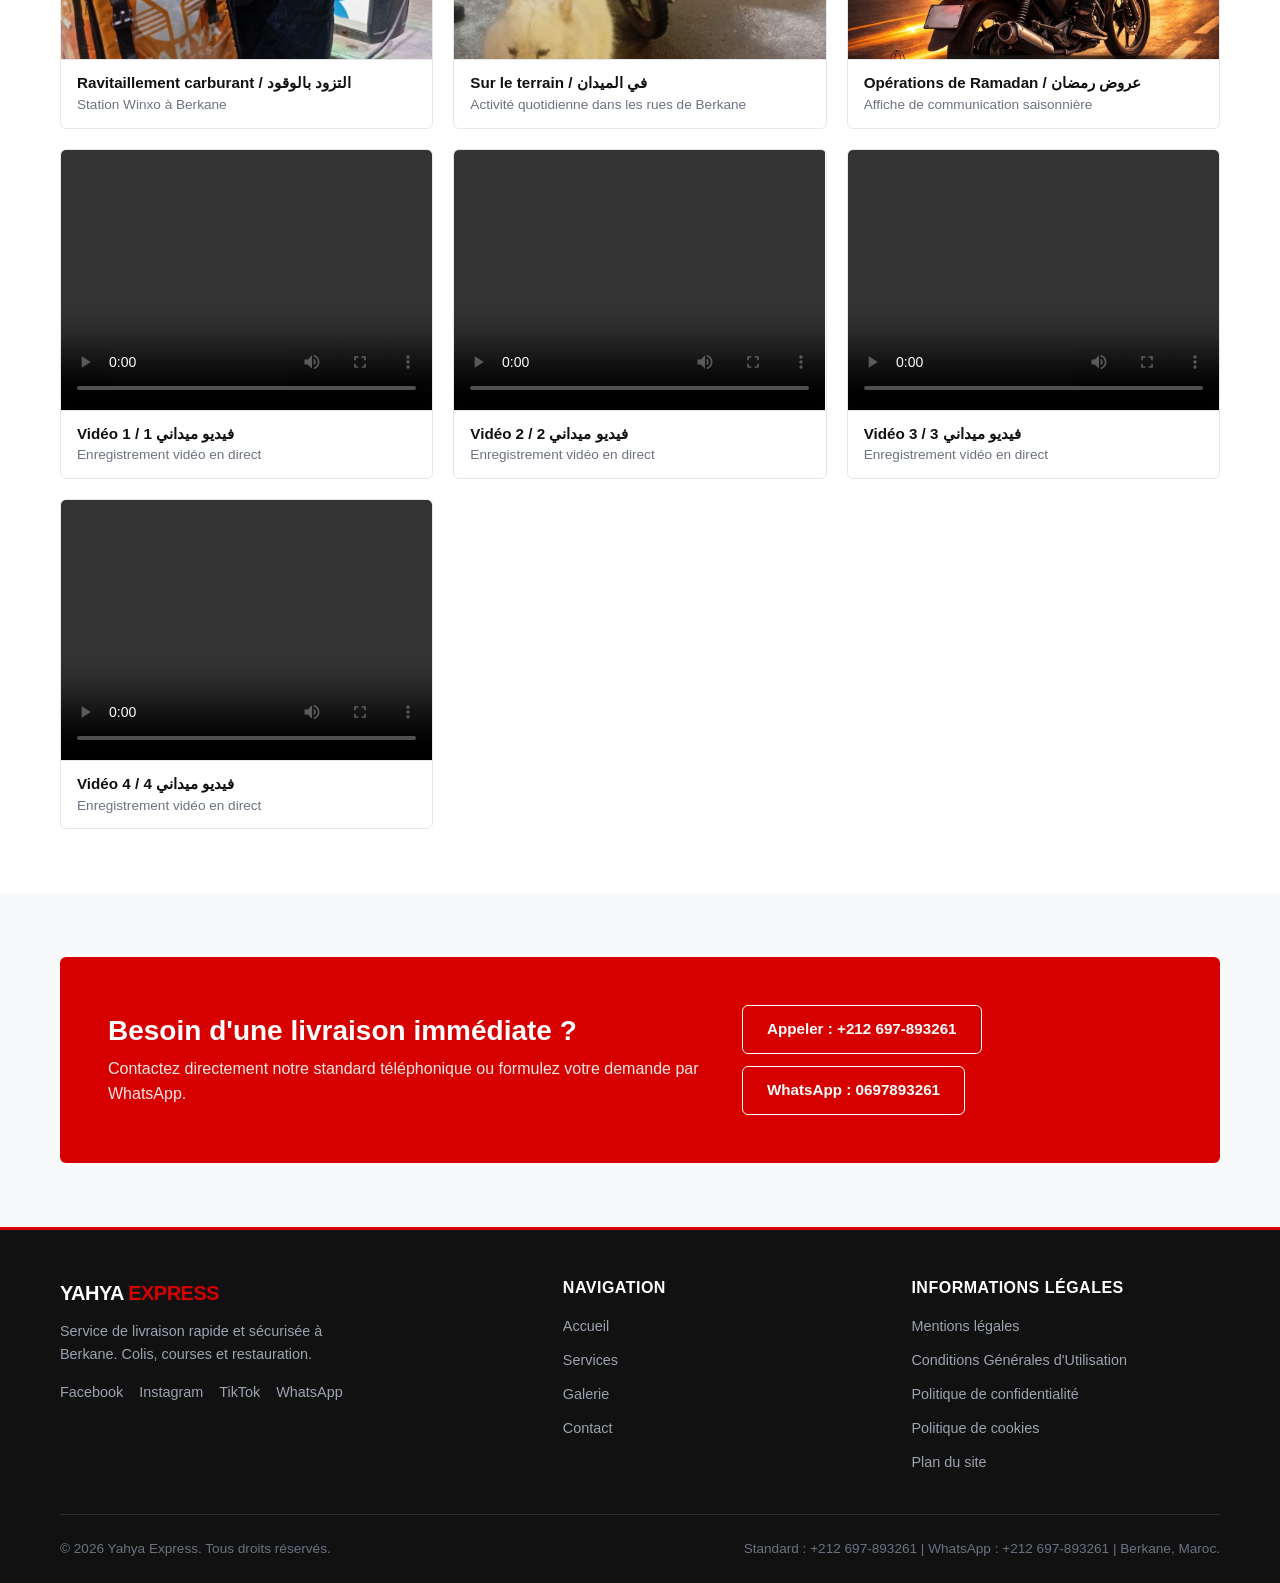
<file: gallery.html>
<!DOCTYPE html>
<html lang="fr" dir="ltr">
<head>
  <meta charset="UTF-8">
  <meta name="viewport" content="width=device-width, initial-scale=1.0">
  <title>Galerie Photos et Médias | Yahya Express</title>
  <meta name="description" content="Découvrez les photographies et opérations réelles de Yahya Express sur le terrain à Berkane.">
  <link rel="icon" type="image/png" href="assets/images/favicon.png">
  <link rel="stylesheet" href="styles/style.css">
</head>
<body>

  <!-- En-tete fixe (Sticky Header) -->
  <header class="header">
    <div class="container">
      <nav class="navbar">
        <a href="index.html" class="brand-logo">
          <img src="assets/images/logo.svg" alt="Yahya Express" width="48" height="48">
          <span class="brand-name">YAHYA <span>EXPRESS</span></span>
        </a>

        <ul class="nav-links">
          <li><a href="index.html" class="nav-link" data-i18n="nav_home">Accueil</a></li>
          <li><a href="services.html" class="nav-link" data-i18n="nav_services">Services</a></li>
          <li><a href="gallery.html" class="nav-link active" data-i18n="nav_gallery">Galerie</a></li>
          <li><a href="contact.html" class="nav-link" data-i18n="nav_contact">Contact</a></li>
          <li class="mobile-cta-item"><a href="contact.html" class="btn btn-primary" data-i18n="nav_order">Commander</a></li>
        </ul>

        <div class="nav-cta">
          <button class="lang-toggle-btn" aria-label="Langue">العربية</button>
          <a href="tel:+212697893261" class="phone-link">+212 697-893261</a>
          <a href="contact.html" class="btn btn-primary" data-i18n="nav_order">Commander</a>
          <button class="mobile-menu-btn" aria-label="Menu">
            <span></span>
            <span></span>
            <span></span>
          </button>
        </div>
      </nav>
    </div>
  </header>

  <!-- En-tete de la page -->
  <section class="section section-dark fade-in">
    <div class="container">
      <div class="section-header" style="margin-bottom: 0;">
        <h1 class="section-title" data-i18n="gallery_header_title">Galerie opérationnelle</h1>
        <p class="section-subtitle" style="color: #D1D5DB;" data-i18n="gallery_header_sub">
          Aperçu photographique de nos équipements, partenariats et interventions à Berkane.
        </p>
      </div>
    </div>
  </section>

  <!-- Grille de la Galerie -->
  <section class="section">
    <div class="container">
      <div class="gallery-grid">
        
        <!-- Image 1 -->
        <div class="gallery-card">
          <img src="assets/images/berkane-orange-monument.jpg" alt="Yahya Express au monument Orange de Berkane" loading="lazy">
          <div class="gallery-card-info">
            <div class="gallery-card-title">Monument de l'Orange / ساحة الليمونة</div>
            <div class="gallery-card-desc">Berkane - Rond-point principal</div>
          </div>
        </div>

        <!-- Image 2 -->
        <div class="gallery-card">
          <img src="assets/images/restaurant-mactime.jpg" alt="Restaurant Mac Time Berkane" loading="lazy">
          <div class="gallery-card-info">
            <div class="gallery-card-title">Restaurant Mac Time / مطعم ماك تايم</div>
            <div class="gallery-card-desc">Prise en charge des commandes repas</div>
          </div>
        </div>

        <!-- Image 3 -->
        <div class="gallery-card">
          <img src="assets/images/restaurant-napolitano.jpg" alt="Restaurant Napolitano Berkane" loading="lazy">
          <div class="gallery-card-info">
            <div class="gallery-card-title">Restaurant Napolitano / مطعم نابوليتانو</div>
            <div class="gallery-card-desc">Livraison de spécialités italiennes</div>
          </div>
        </div>

        <!-- Image 4 -->
        <div class="gallery-card">
          <img src="assets/images/restaurant-kebabs.jpg" alt="Restaurant Kebab's Berkane" loading="lazy">
          <div class="gallery-card-info">
            <div class="gallery-card-title">Restaurant Kebab's / مطعم كباب</div>
            <div class="gallery-card-desc">Enlèvement de restauration rapide</div>
          </div>
        </div>

        <!-- Image 5 -->
        <div class="gallery-card">
          <img src="assets/images/restaurant-mistral.jpg" alt="Mistral Fast Food Berkane" loading="lazy">
          <div class="gallery-card-info">
            <div class="gallery-card-title">Mistral Fast Food / مطعم ميسترال</div>
            <div class="gallery-card-desc">Acheminement de commandes nocturnes</div>
          </div>
        </div>

        <!-- Image 6 -->
        <div class="gallery-card">
          <img src="assets/images/i-love-berkane.jpg" alt="Enseigne I Love Berkane" loading="lazy">
          <div class="gallery-card-info">
            <div class="gallery-card-title">I Love Berkane / أحب بركان</div>
            <div class="gallery-card-desc">Ville de Berkane</div>
          </div>
        </div>

        <!-- Image 7 -->
        <div class="gallery-card">
          <img src="assets/images/delivery-fleet-night.jpg" alt="Flotte de motos de livraison" loading="lazy">
          <div class="gallery-card-info">
            <div class="gallery-card-title">Flotte de deux-roues / أسطول الدراجات</div>
            <div class="gallery-card-desc">Motos équipées de caissons isothermes</div>
          </div>
        </div>

        <!-- Image 8 -->
        <div class="gallery-card">
          <img src="assets/images/delivery-packages-edf.jpg" alt="Sacs de livraison de colis" loading="lazy">
          <div class="gallery-card-info">
            <div class="gallery-card-title">Colis et commandes / طرود ومشتريات</div>
            <div class="gallery-card-desc">Conditionnement pour le transport</div>
          </div>
        </div>

        <!-- Image 9 -->
        <div class="gallery-card">
          <img src="assets/images/delivery-flowers-card.jpg" alt="Livraison de fleurs" loading="lazy">
          <div class="gallery-card-info">
            <div class="gallery-card-title">Livraison de fleurs / توصيل الهدايا والورود</div>
            <div class="gallery-card-desc">Bouquet avec carte Yahya Express</div>
          </div>
        </div>

        <!-- Image 10 -->
        <div class="gallery-card">
          <img src="assets/images/delivery-fuel-berkane.jpg" alt="Station Winxo Berkane" loading="lazy">
          <div class="gallery-card-info">
            <div class="gallery-card-title">Ravitaillement carburant / التزود بالوقود</div>
            <div class="gallery-card-desc">Station Winxo à Berkane</div>
          </div>
        </div>

        <!-- Image 11 -->
        <div class="gallery-card">
          <img src="assets/images/delivery-dog.jpg" alt="Coursier Yahya Express" loading="lazy">
          <div class="gallery-card-info">
            <div class="gallery-card-title">Sur le terrain / في الميدان</div>
            <div class="gallery-card-desc">Activité quotidienne dans les rues de Berkane</div>
          </div>
        </div>

        <!-- Image 12 -->
        <div class="gallery-card">
          <img src="assets/images/ramadan-special.jpg" alt="Affiche Ramadan Yahya Express" loading="lazy">
          <div class="gallery-card-info">
            <div class="gallery-card-title">Opérations de Ramadan / عروض رمضان</div>
            <div class="gallery-card-desc">Affiche de communication saisonnière</div>
          </div>
        </div>

        <!-- Video 1 -->
        <div class="gallery-card">
          <video src="assets/videos/yahya-express-action-1.mp4" controls preload="metadata"></video>
          <div class="gallery-card-info">
            <div class="gallery-card-title">Vidéo 1 / فيديو ميداني 1</div>
            <div class="gallery-card-desc">Enregistrement vidéo en direct</div>
          </div>
        </div>

        <!-- Video 2 -->
        <div class="gallery-card">
          <video src="assets/videos/yahya-express-action-2.mp4" controls preload="metadata"></video>
          <div class="gallery-card-info">
            <div class="gallery-card-title">Vidéo 2 / فيديو ميداني 2</div>
            <div class="gallery-card-desc">Enregistrement vidéo en direct</div>
          </div>
        </div>

        <!-- Video 3 -->
        <div class="gallery-card">
          <video src="assets/videos/yahya-express-action-3.mp4" controls preload="metadata"></video>
          <div class="gallery-card-info">
            <div class="gallery-card-title">Vidéo 3 / فيديو ميداني 3</div>
            <div class="gallery-card-desc">Enregistrement vidéo en direct</div>
          </div>
        </div>

        <!-- Video 4 -->
        <div class="gallery-card">
          <video src="assets/videos/yahya-express-action-4.mp4" controls preload="metadata"></video>
          <div class="gallery-card-info">
            <div class="gallery-card-title">Vidéo 4 / فيديو ميداني 4</div>
            <div class="gallery-card-desc">Enregistrement vidéo en direct</div>
          </div>
        </div>

      </div>
    </div>
  </section>

  <!-- CTA Appel -->
  <section class="section section-alt">
    <div class="container">
      <div class="cta-banner">
        <div>
          <h2 data-i18n="cta_banner_title">Besoin d'un coursier disponible ?</h2>
          <p data-i18n="cta_banner_desc">Contactez notre standard par téléphone ou WhatsApp pour déclencher votre course.</p>
        </div>
        <div class="btn-group">
          <a href="tel:+212697893261" class="btn btn-outline-white" data-i18n="cta_banner_call">Appeler : +212 697-893261</a>
          <a href="https://wa.me/212697893261?text=Demande%20de%20livraison" target="_blank" class="btn btn-outline-white" data-i18n="cta_banner_wa">WhatsApp : 0697893261</a>
        </div>
      </div>
    </div>
  </section>

  <!-- Bouton d'appel flottant -->
  <a href="tel:+212697893261" class="floating-call-btn" aria-label="Appeler maintenant">
    <svg width="18" height="18" viewBox="0 0 24 24" fill="currentColor"><path d="M20.01 15.38c-1.23 0-2.42-.2-3.53-.56a.977.977 0 0 0-1.01.24l-2.2 2.2a15.053 15.053 0 0 1-6.59-6.59l2.2-2.21a.96.96 0 0 0 .25-1A11.36 11.36 0 0 1 8.5 3.99c0-.55-.45-1-1-1H4c-.55 0-1 .45-1 1 0 9.39 7.61 17 17 17 .55 0 1-.45 1-1v-3.5c0-.55-.45-1-1-.01z"/></svg>
    <span data-i18n="float_call">Appeler</span>
  </a>

  <!-- Pied de page -->
  <footer class="footer">
    <div class="container">
      <div class="footer-grid">
        <div class="footer-brand">
          <span class="brand-name" style="color: var(--color-white);">YAHYA <span style="color: var(--color-primary);">EXPRESS</span></span>
          <p data-i18n="footer_desc">Service de livraison rapide et sécurisée à Berkane. Colis, courses et restauration.</p>
          <div style="margin-top: 16px; display: flex; gap: 16px; flex-wrap: wrap;">
            <a href="https://www.facebook.com/share/r/18RxTsJQQd/" target="_blank" style="color: #9CA3AF; font-size: 0.9rem;">Facebook</a>
            <a href="https://www.instagram.com/yahyaexpress?utm_source=qr&igsi=OGlzcHl0dHpwaDJ2" target="_blank" style="color: #9CA3AF; font-size: 0.9rem;">Instagram</a>
            <a href="https://www.tiktok.com/@yahya.express?_r=1&_t=ZS-9989slw1Ds7" target="_blank" style="color: #9CA3AF; font-size: 0.9rem;">TikTok</a>
            <a href="https://wa.me/212697893261" target="_blank" style="color: #9CA3AF; font-size: 0.9rem;">WhatsApp</a>
          </div>
        </div>

        <div>
          <h4 class="footer-title" data-i18n="footer_nav_title">Navigation</h4>
          <ul class="footer-links">
            <li><a href="index.html" data-i18n="nav_home">Accueil</a></li>
            <li><a href="services.html" data-i18n="nav_services">Services</a></li>
            <li><a href="gallery.html" data-i18n="nav_gallery">Galerie</a></li>
            <li><a href="contact.html" data-i18n="nav_contact">Contact</a></li>
          </ul>
        </div>

        <div>
          <h4 class="footer-title" data-i18n="footer_legal_title">Informations Légales</h4>
          <ul class="footer-links">
            <li><a href="mentions-legales.html">Mentions légales</a></li>
            <li><a href="cgu.html">Conditions Générales d'Utilisation</a></li>
            <li><a href="politique-confidentialite.html">Politique de confidentialité</a></li>
            <li><a href="cookies.html">Politique de cookies</a></li>
            <li><a href="sitemap.html">Plan du site</a></li>
          </ul>
        </div>
      </div>

      <div class="footer-bottom">
        <div>&copy; <span class="current-year"></span> Yahya Express. <span data-i18n="footer_rights">Tous droits réservés.</span></div>
        <div data-i18n="footer_loc">Standard : +212 697-893261 | WhatsApp : +212 697-893261 | Berkane, Maroc.</div>
      </div>
    </div>
  </footer>

  <script src="scripts/i18n.js"></script>
  <script src="scripts/main.js"></script>
</body>
</html>
</file>
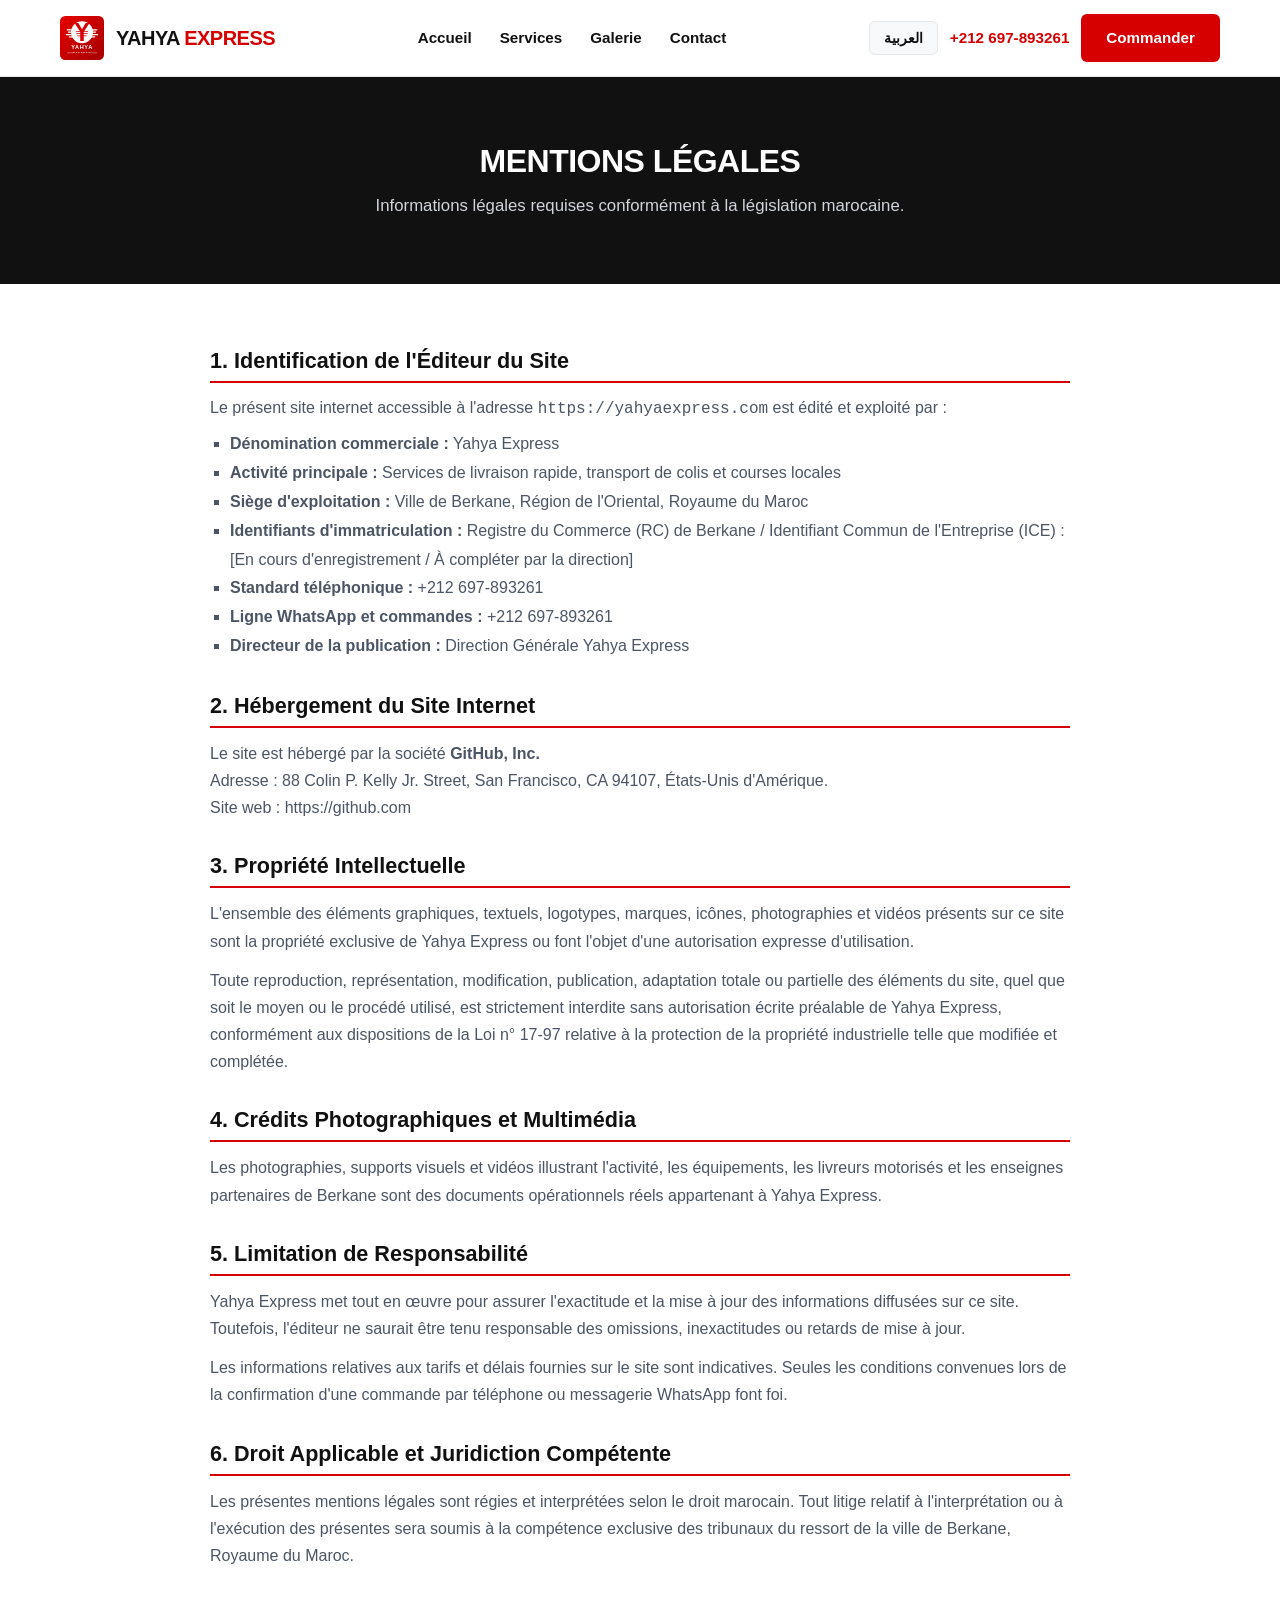
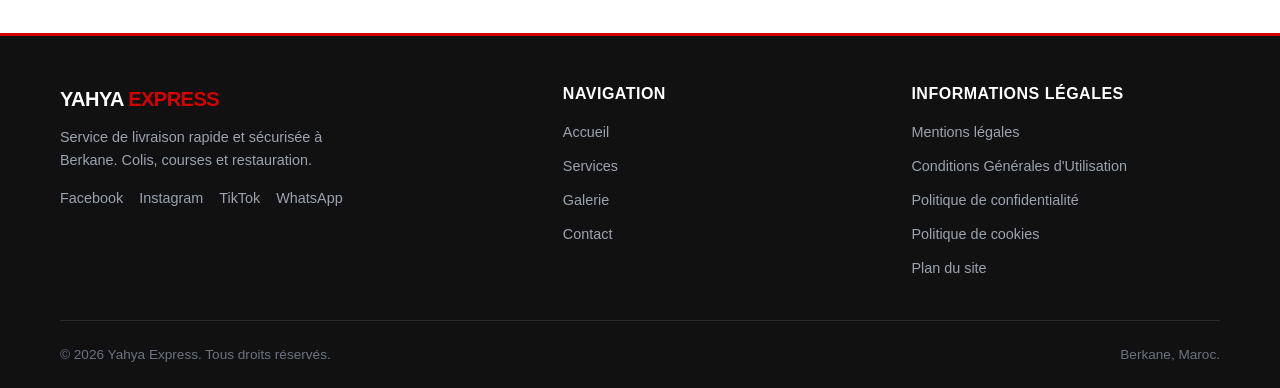
<file: mentions-legales.html>
<!DOCTYPE html>
<html lang="fr" dir="ltr">
<head>
  <meta charset="UTF-8">
  <meta name="viewport" content="width=device-width, initial-scale=1.0">
  <title>Mentions Légales | Yahya Express</title>
  <meta name="description" content="Mentions légales et informations juridiques régissant l'utilisation du site Yahya Express.">
  <link rel="icon" type="image/png" href="assets/images/favicon.png">
  <link rel="stylesheet" href="styles/style.css">
</head>
<body>

  <header class="header">
    <div class="container">
      <nav class="navbar">
        <a href="index.html" class="brand-logo">
          <img src="assets/images/logo.svg" alt="Yahya Express" width="48" height="48">
          <span class="brand-name">YAHYA <span>EXPRESS</span></span>
        </a>

        <ul class="nav-links">
          <li><a href="index.html" class="nav-link" data-i18n="nav_home">Accueil</a></li>
          <li><a href="services.html" class="nav-link" data-i18n="nav_services">Services</a></li>
          <li><a href="gallery.html" class="nav-link" data-i18n="nav_gallery">Galerie</a></li>
          <li><a href="contact.html" class="nav-link" data-i18n="nav_contact">Contact</a></li>
          <li class="mobile-cta-item"><a href="contact.html" class="btn btn-primary" data-i18n="nav_order">Commander</a></li>
        </ul>

        <div class="nav-cta">
          <button class="lang-toggle-btn" aria-label="Langue">العربية</button>
          <a href="tel:+212697893261" class="phone-link">+212 697-893261</a>
          <a href="contact.html" class="btn btn-primary">Commander</a>
          <button class="mobile-menu-btn" aria-label="Menu">
            <span></span>
            <span></span>
            <span></span>
          </button>
        </div>
      </nav>
    </div>
  </header>

  <section class="section section-dark fade-in">
    <div class="container">
      <div class="section-header" style="margin-bottom: 0;">
        <h1 class="section-title">Mentions Légales</h1>
        <p class="section-subtitle" style="color: #D1D5DB;">
          Informations légales requises conformément à la législation marocaine.
        </p>
      </div>
    </div>
  </section>

  <section class="section">
    <div class="container" style="max-width: 900px;">
      
      <article style="display: flex; flex-direction: column; gap: 32px; color: var(--color-dark);">
        
        <div>
          <h2 style="font-size: 1.35rem; margin-bottom: 12px; border-bottom: 2px solid var(--color-primary); padding-bottom: 6px;">1. Identification de l'Éditeur du Site</h2>
          <p style="margin-bottom: 8px;">Le présent site internet accessible à l'adresse <code>https://yahyaexpress.com</code> est édité et exploité par :</p>
          <ul style="list-style: square; padding-left: 20px; color: var(--color-gray-text); line-height: 1.8;">
            <li><strong>Dénomination commerciale :</strong> Yahya Express</li>
            <li><strong>Activité principale :</strong> Services de livraison rapide, transport de colis et courses locales</li>
            <li><strong>Siège d'exploitation :</strong> Ville de Berkane, Région de l'Oriental, Royaume du Maroc</li>
            <li><strong>Identifiants d'immatriculation :</strong> Registre du Commerce (RC) de Berkane / Identifiant Commun de l'Entreprise (ICE) : [En cours d'enregistrement / À compléter par la direction]</li>
            <li><strong>Standard téléphonique :</strong> +212 697-893261</li>
            <li><strong>Ligne WhatsApp et commandes :</strong> +212 697-893261</li>
            <li><strong>Directeur de la publication :</strong> Direction Générale Yahya Express</li>
          </ul>
        </div>

        <div>
          <h2 style="font-size: 1.35rem; margin-bottom: 12px; border-bottom: 2px solid var(--color-primary); padding-bottom: 6px;">2. Hébergement du Site Internet</h2>
          <p style="color: var(--color-gray-text); line-height: 1.7;">
            Le site est hébergé par la société <strong>GitHub, Inc.</strong><br>
            Adresse : 88 Colin P. Kelly Jr. Street, San Francisco, CA 94107, États-Unis d'Amérique.<br>
            Site web : https://github.com
          </p>
        </div>

        <div>
          <h2 style="font-size: 1.35rem; margin-bottom: 12px; border-bottom: 2px solid var(--color-primary); padding-bottom: 6px;">3. Propriété Intellectuelle</h2>
          <p style="color: var(--color-gray-text); line-height: 1.7; margin-bottom: 12px;">
            L'ensemble des éléments graphiques, textuels, logotypes, marques, icônes, photographies et vidéos présents sur ce site sont la propriété exclusive de Yahya Express ou font l'objet d'une autorisation expresse d'utilisation.
          </p>
          <p style="color: var(--color-gray-text); line-height: 1.7;">
            Toute reproduction, représentation, modification, publication, adaptation totale ou partielle des éléments du site, quel que soit le moyen ou le procédé utilisé, est strictement interdite sans autorisation écrite préalable de Yahya Express, conformément aux dispositions de la Loi n° 17-97 relative à la protection de la propriété industrielle telle que modifiée et complétée.
          </p>
        </div>

        <div>
          <h2 style="font-size: 1.35rem; margin-bottom: 12px; border-bottom: 2px solid var(--color-primary); padding-bottom: 6px;">4. Crédits Photographiques et Multimédia</h2>
          <p style="color: var(--color-gray-text); line-height: 1.7;">
            Les photographies, supports visuels et vidéos illustrant l'activité, les équipements, les livreurs motorisés et les enseignes partenaires de Berkane sont des documents opérationnels réels appartenant à Yahya Express.
          </p>
        </div>

        <div>
          <h2 style="font-size: 1.35rem; margin-bottom: 12px; border-bottom: 2px solid var(--color-primary); padding-bottom: 6px;">5. Limitation de Responsabilité</h2>
          <p style="color: var(--color-gray-text); line-height: 1.7; margin-bottom: 12px;">
            Yahya Express met tout en œuvre pour assurer l'exactitude et la mise à jour des informations diffusées sur ce site. Toutefois, l'éditeur ne saurait être tenu responsable des omissions, inexactitudes ou retards de mise à jour.
          </p>
          <p style="color: var(--color-gray-text); line-height: 1.7;">
            Les informations relatives aux tarifs et délais fournies sur le site sont indicatives. Seules les conditions convenues lors de la confirmation d'une commande par téléphone ou messagerie WhatsApp font foi.
          </p>
        </div>

        <div>
          <h2 style="font-size: 1.35rem; margin-bottom: 12px; border-bottom: 2px solid var(--color-primary); padding-bottom: 6px;">6. Droit Applicable et Juridiction Compétente</h2>
          <p style="color: var(--color-gray-text); line-height: 1.7;">
            Les présentes mentions légales sont régies et interprétées selon le droit marocain. Tout litige relatif à l'interprétation ou à l'exécution des présentes sera soumis à la compétence exclusive des tribunaux du ressort de la ville de Berkane, Royaume du Maroc.
          </p>
        </div>

      </article>

    </div>
  </section>

  <footer class="footer">
    <div class="container">
      <div class="footer-grid">
        <div class="footer-brand">
          <span class="brand-name" style="color: var(--color-white);">YAHYA <span style="color: var(--color-primary);">EXPRESS</span></span>
          <p>Service de livraison rapide et sécurisée à Berkane. Colis, courses et restauration.</p>
          <div style="margin-top: 16px; display: flex; gap: 16px; flex-wrap: wrap;">
            <a href="https://www.facebook.com/share/r/18RxTsJQQd/" target="_blank" style="color: #9CA3AF; font-size: 0.9rem;">Facebook</a>
            <a href="https://www.instagram.com/yahyaexpress?utm_source=qr&igsi=OGlzcHl0dHpwaDJ2" target="_blank" style="color: #9CA3AF; font-size: 0.9rem;">Instagram</a>
            <a href="https://www.tiktok.com/@yahya.express?_r=1&_t=ZS-9989slw1Ds7" target="_blank" style="color: #9CA3AF; font-size: 0.9rem;">TikTok</a>
            <a href="https://wa.me/212697893261" target="_blank" style="color: #9CA3AF; font-size: 0.9rem;">WhatsApp</a>
          </div>
        </div>

        <div>
          <h4 class="footer-title">Navigation</h4>
          <ul class="footer-links">
            <li><a href="index.html">Accueil</a></li>
            <li><a href="services.html">Services</a></li>
            <li><a href="gallery.html">Galerie</a></li>
            <li><a href="contact.html">Contact</a></li>
          </ul>
        </div>

        <div>
          <h4 class="footer-title">Informations Légales</h4>
          <ul class="footer-links">
            <li><a href="mentions-legales.html">Mentions légales</a></li>
            <li><a href="cgu.html">Conditions Générales d'Utilisation</a></li>
            <li><a href="politique-confidentialite.html">Politique de confidentialité</a></li>
            <li><a href="cookies.html">Politique de cookies</a></li>
            <li><a href="sitemap.html">Plan du site</a></li>
          </ul>
        </div>
      </div>

      <div class="footer-bottom">
        <div>&copy; <span class="current-year"></span> Yahya Express. Tous droits réservés.</div>
        <div>Berkane, Maroc.</div>
      </div>
    </div>
  </footer>

  <script src="scripts/i18n.js"></script>
  <script src="scripts/main.js"></script>
</body>
</html>
</file>
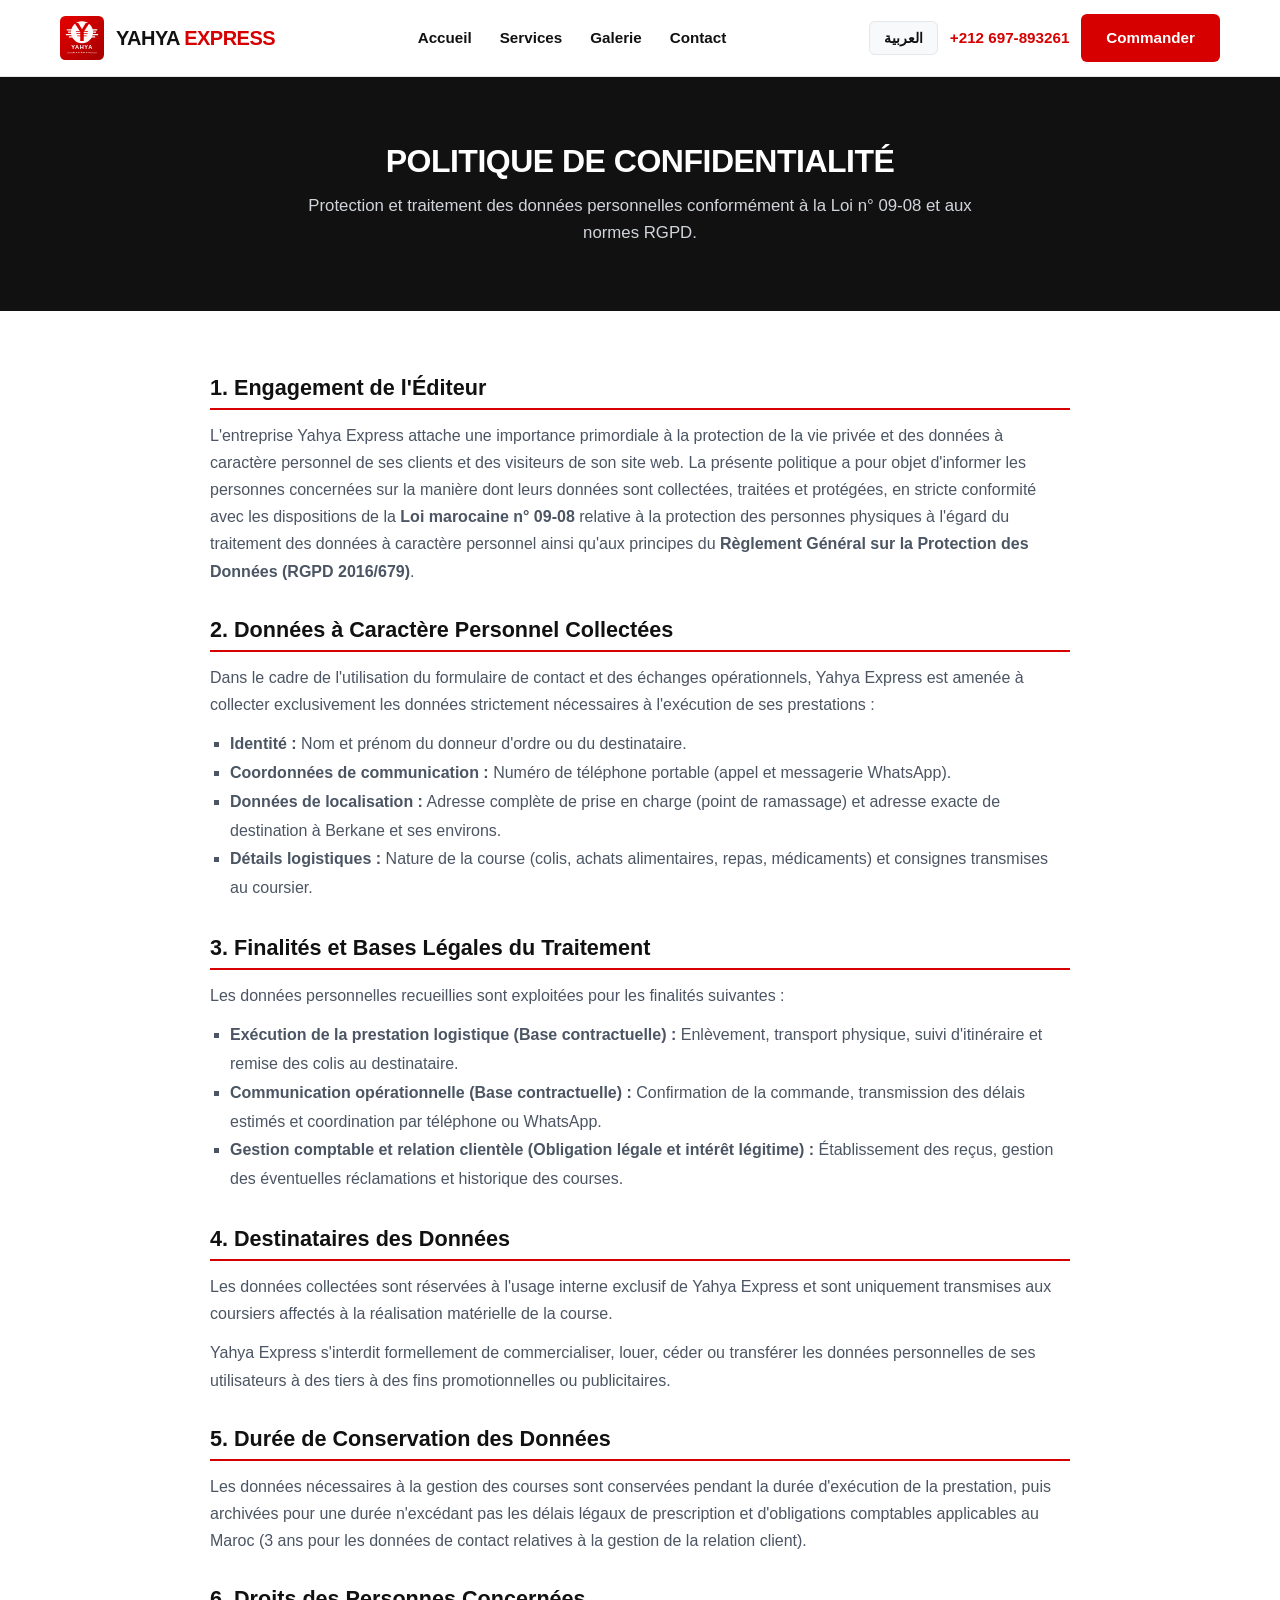
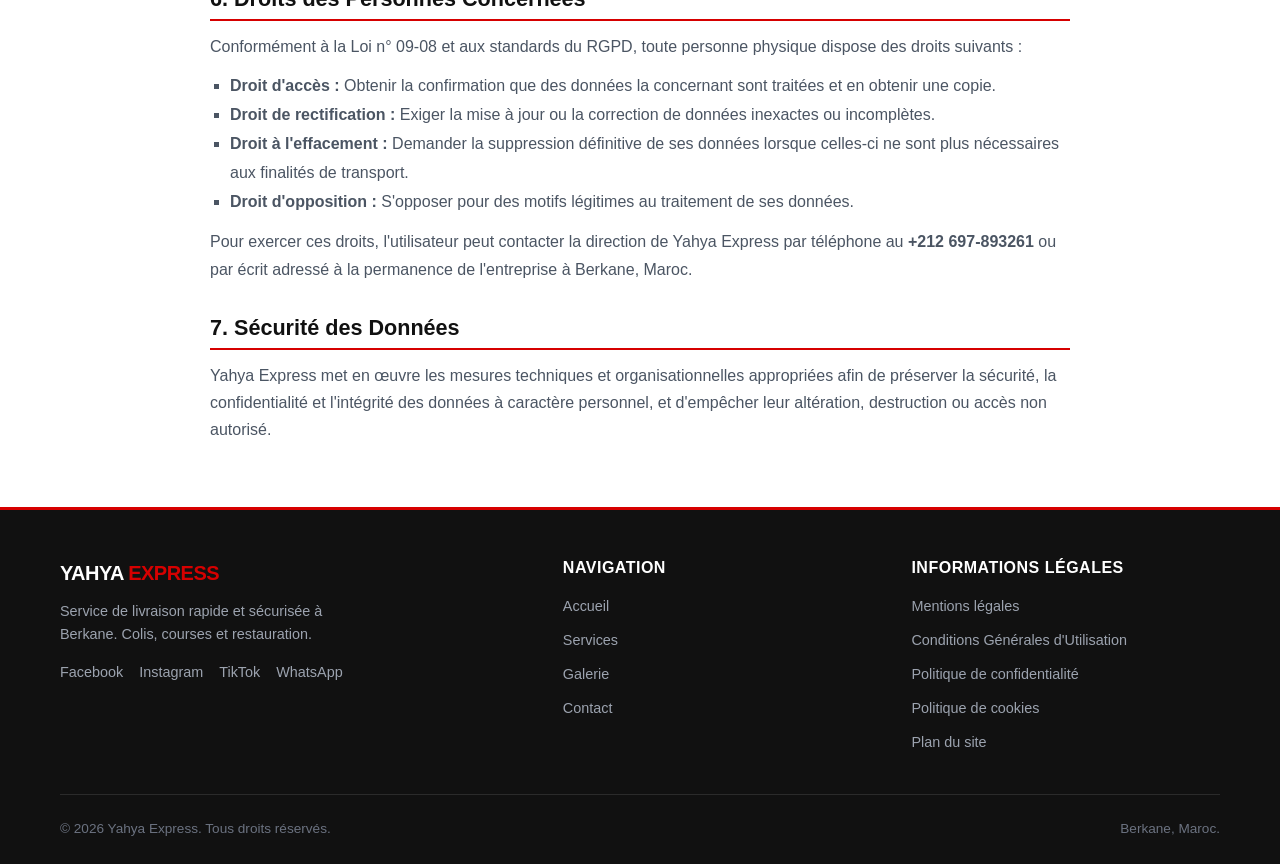
<file: politique-confidentialite.html>
<!DOCTYPE html>
<html lang="fr" dir="ltr">
<head>
  <meta charset="UTF-8">
  <meta name="viewport" content="width=device-width, initial-scale=1.0">
  <title>Politique de Confidentialité | Yahya Express</title>
  <meta name="description" content="Politique de protection des données à caractère personnel de Yahya Express, conforme à la Loi n° 09-08 et au RGPD.">
  <link rel="icon" type="image/png" href="assets/images/favicon.png">
  <link rel="stylesheet" href="styles/style.css">
</head>
<body>

  <header class="header">
    <div class="container">
      <nav class="navbar">
        <a href="index.html" class="brand-logo">
          <img src="assets/images/logo.svg" alt="Yahya Express" width="48" height="48">
          <span class="brand-name">YAHYA <span>EXPRESS</span></span>
        </a>

        <ul class="nav-links">
          <li><a href="index.html" class="nav-link" data-i18n="nav_home">Accueil</a></li>
          <li><a href="services.html" class="nav-link" data-i18n="nav_services">Services</a></li>
          <li><a href="gallery.html" class="nav-link" data-i18n="nav_gallery">Galerie</a></li>
          <li><a href="contact.html" class="nav-link" data-i18n="nav_contact">Contact</a></li>
          <li class="mobile-cta-item"><a href="contact.html" class="btn btn-primary" data-i18n="nav_order">Commander</a></li>
        </ul>

        <div class="nav-cta">
          <button class="lang-toggle-btn" aria-label="Langue">العربية</button>
          <a href="tel:+212697893261" class="phone-link">+212 697-893261</a>
          <a href="contact.html" class="btn btn-primary">Commander</a>
          <button class="mobile-menu-btn" aria-label="Menu">
            <span></span>
            <span></span>
            <span></span>
          </button>
        </div>
      </nav>
    </div>
  </header>

  <section class="section section-dark fade-in">
    <div class="container">
      <div class="section-header" style="margin-bottom: 0;">
        <h1 class="section-title">Politique de Confidentialité</h1>
        <p class="section-subtitle" style="color: #D1D5DB;">
          Protection et traitement des données personnelles conformément à la Loi n° 09-08 et aux normes RGPD.
        </p>
      </div>
    </div>
  </section>

  <section class="section">
    <div class="container" style="max-width: 900px;">
      
      <article style="display: flex; flex-direction: column; gap: 32px; color: var(--color-dark);">
        
        <div>
          <h2 style="font-size: 1.35rem; margin-bottom: 12px; border-bottom: 2px solid var(--color-primary); padding-bottom: 6px;">1. Engagement de l'Éditeur</h2>
          <p style="color: var(--color-gray-text); line-height: 1.7;">
            L'entreprise Yahya Express attache une importance primordiale à la protection de la vie privée et des données à caractère personnel de ses clients et des visiteurs de son site web. La présente politique a pour objet d'informer les personnes concernées sur la manière dont leurs données sont collectées, traitées et protégées, en stricte conformité avec les dispositions de la <strong>Loi marocaine n° 09-08</strong> relative à la protection des personnes physiques à l'égard du traitement des données à caractère personnel ainsi qu'aux principes du <strong>Règlement Général sur la Protection des Données (RGPD 2016/679)</strong>.
          </p>
        </div>

        <div>
          <h2 style="font-size: 1.35rem; margin-bottom: 12px; border-bottom: 2px solid var(--color-primary); padding-bottom: 6px;">2. Données à Caractère Personnel Collectées</h2>
          <p style="color: var(--color-gray-text); line-height: 1.7; margin-bottom: 12px;">
            Dans le cadre de l'utilisation du formulaire de contact et des échanges opérationnels, Yahya Express est amenée à collecter exclusivement les données strictement nécessaires à l'exécution de ses prestations :
          </p>
          <ul style="list-style: square; padding-left: 20px; color: var(--color-gray-text); line-height: 1.8;">
            <li><strong>Identité :</strong> Nom et prénom du donneur d'ordre ou du destinataire.</li>
            <li><strong>Coordonnées de communication :</strong> Numéro de téléphone portable (appel et messagerie WhatsApp).</li>
            <li><strong>Données de localisation :</strong> Adresse complète de prise en charge (point de ramassage) et adresse exacte de destination à Berkane et ses environs.</li>
            <li><strong>Détails logistiques :</strong> Nature de la course (colis, achats alimentaires, repas, médicaments) et consignes transmises au coursier.</li>
          </ul>
        </div>

        <div>
          <h2 style="font-size: 1.35rem; margin-bottom: 12px; border-bottom: 2px solid var(--color-primary); padding-bottom: 6px;">3. Finalités et Bases Légales du Traitement</h2>
          <p style="color: var(--color-gray-text); line-height: 1.7; margin-bottom: 12px;">
            Les données personnelles recueillies sont exploitées pour les finalités suivantes :
          </p>
          <ul style="list-style: square; padding-left: 20px; color: var(--color-gray-text); line-height: 1.8;">
            <li><strong>Exécution de la prestation logistique (Base contractuelle) :</strong> Enlèvement, transport physique, suivi d'itinéraire et remise des colis au destinataire.</li>
            <li><strong>Communication opérationnelle (Base contractuelle) :</strong> Confirmation de la commande, transmission des délais estimés et coordination par téléphone ou WhatsApp.</li>
            <li><strong>Gestion comptable et relation clientèle (Obligation légale et intérêt légitime) :</strong> Établissement des reçus, gestion des éventuelles réclamations et historique des courses.</li>
          </ul>
        </div>

        <div>
          <h2 style="font-size: 1.35rem; margin-bottom: 12px; border-bottom: 2px solid var(--color-primary); padding-bottom: 6px;">4. Destinataires des Données</h2>
          <p style="color: var(--color-gray-text); line-height: 1.7; margin-bottom: 12px;">
            Les données collectées sont réservées à l'usage interne exclusif de Yahya Express et sont uniquement transmises aux coursiers affectés à la réalisation matérielle de la course.
          </p>
          <p style="color: var(--color-gray-text); line-height: 1.7;">
            Yahya Express s'interdit formellement de commercialiser, louer, céder ou transférer les données personnelles de ses utilisateurs à des tiers à des fins promotionnelles ou publicitaires.
          </p>
        </div>

        <div>
          <h2 style="font-size: 1.35rem; margin-bottom: 12px; border-bottom: 2px solid var(--color-primary); padding-bottom: 6px;">5. Durée de Conservation des Données</h2>
          <p style="color: var(--color-gray-text); line-height: 1.7;">
            Les données nécessaires à la gestion des courses sont conservées pendant la durée d'exécution de la prestation, puis archivées pour une durée n'excédant pas les délais légaux de prescription et d'obligations comptables applicables au Maroc (3 ans pour les données de contact relatives à la gestion de la relation client).
          </p>
        </div>

        <div>
          <h2 style="font-size: 1.35rem; margin-bottom: 12px; border-bottom: 2px solid var(--color-primary); padding-bottom: 6px;">6. Droits des Personnes Concernées</h2>
          <p style="color: var(--color-gray-text); line-height: 1.7; margin-bottom: 12px;">
            Conformément à la Loi n° 09-08 et aux standards du RGPD, toute personne physique dispose des droits suivants :
          </p>
          <ul style="list-style: square; padding-left: 20px; color: var(--color-gray-text); line-height: 1.8;">
            <li><strong>Droit d'accès :</strong> Obtenir la confirmation que des données la concernant sont traitées et en obtenir une copie.</li>
            <li><strong>Droit de rectification :</strong> Exiger la mise à jour ou la correction de données inexactes ou incomplètes.</li>
            <li><strong>Droit à l'effacement :</strong> Demander la suppression définitive de ses données lorsque celles-ci ne sont plus nécessaires aux finalités de transport.</li>
            <li><strong>Droit d'opposition :</strong> S'opposer pour des motifs légitimes au traitement de ses données.</li>
          </ul>
          <p style="color: var(--color-gray-text); line-height: 1.7; margin-top: 12px;">
            Pour exercer ces droits, l'utilisateur peut contacter la direction de Yahya Express par téléphone au <strong>+212 697-893261</strong> ou par écrit adressé à la permanence de l'entreprise à Berkane, Maroc.
          </p>
        </div>

        <div>
          <h2 style="font-size: 1.35rem; margin-bottom: 12px; border-bottom: 2px solid var(--color-primary); padding-bottom: 6px;">7. Sécurité des Données</h2>
          <p style="color: var(--color-gray-text); line-height: 1.7;">
            Yahya Express met en œuvre les mesures techniques et organisationnelles appropriées afin de préserver la sécurité, la confidentialité et l'intégrité des données à caractère personnel, et d'empêcher leur altération, destruction ou accès non autorisé.
          </p>
        </div>

      </article>

    </div>
  </section>

  <footer class="footer">
    <div class="container">
      <div class="footer-grid">
        <div class="footer-brand">
          <span class="brand-name" style="color: var(--color-white);">YAHYA <span style="color: var(--color-primary);">EXPRESS</span></span>
          <p>Service de livraison rapide et sécurisée à Berkane. Colis, courses et restauration.</p>
          <div style="margin-top: 16px; display: flex; gap: 16px; flex-wrap: wrap;">
            <a href="https://www.facebook.com/share/r/18RxTsJQQd/" target="_blank" style="color: #9CA3AF; font-size: 0.9rem;">Facebook</a>
            <a href="https://www.instagram.com/yahyaexpress?utm_source=qr&igsi=OGlzcHl0dHpwaDJ2" target="_blank" style="color: #9CA3AF; font-size: 0.9rem;">Instagram</a>
            <a href="https://www.tiktok.com/@yahya.express?_r=1&_t=ZS-9989slw1Ds7" target="_blank" style="color: #9CA3AF; font-size: 0.9rem;">TikTok</a>
            <a href="https://wa.me/212697893261" target="_blank" style="color: #9CA3AF; font-size: 0.9rem;">WhatsApp</a>
          </div>
        </div>

        <div>
          <h4 class="footer-title">Navigation</h4>
          <ul class="footer-links">
            <li><a href="index.html">Accueil</a></li>
            <li><a href="services.html">Services</a></li>
            <li><a href="gallery.html">Galerie</a></li>
            <li><a href="contact.html">Contact</a></li>
          </ul>
        </div>

        <div>
          <h4 class="footer-title">Informations Légales</h4>
          <ul class="footer-links">
            <li><a href="mentions-legales.html">Mentions légales</a></li>
            <li><a href="cgu.html">Conditions Générales d'Utilisation</a></li>
            <li><a href="politique-confidentialite.html">Politique de confidentialité</a></li>
            <li><a href="cookies.html">Politique de cookies</a></li>
            <li><a href="sitemap.html">Plan du site</a></li>
          </ul>
        </div>
      </div>

      <div class="footer-bottom">
        <div>&copy; <span class="current-year"></span> Yahya Express. Tous droits réservés.</div>
        <div>Berkane, Maroc.</div>
      </div>
    </div>
  </footer>

  <script src="scripts/i18n.js"></script>
  <script src="scripts/main.js"></script>
</body>
</html>
</file>
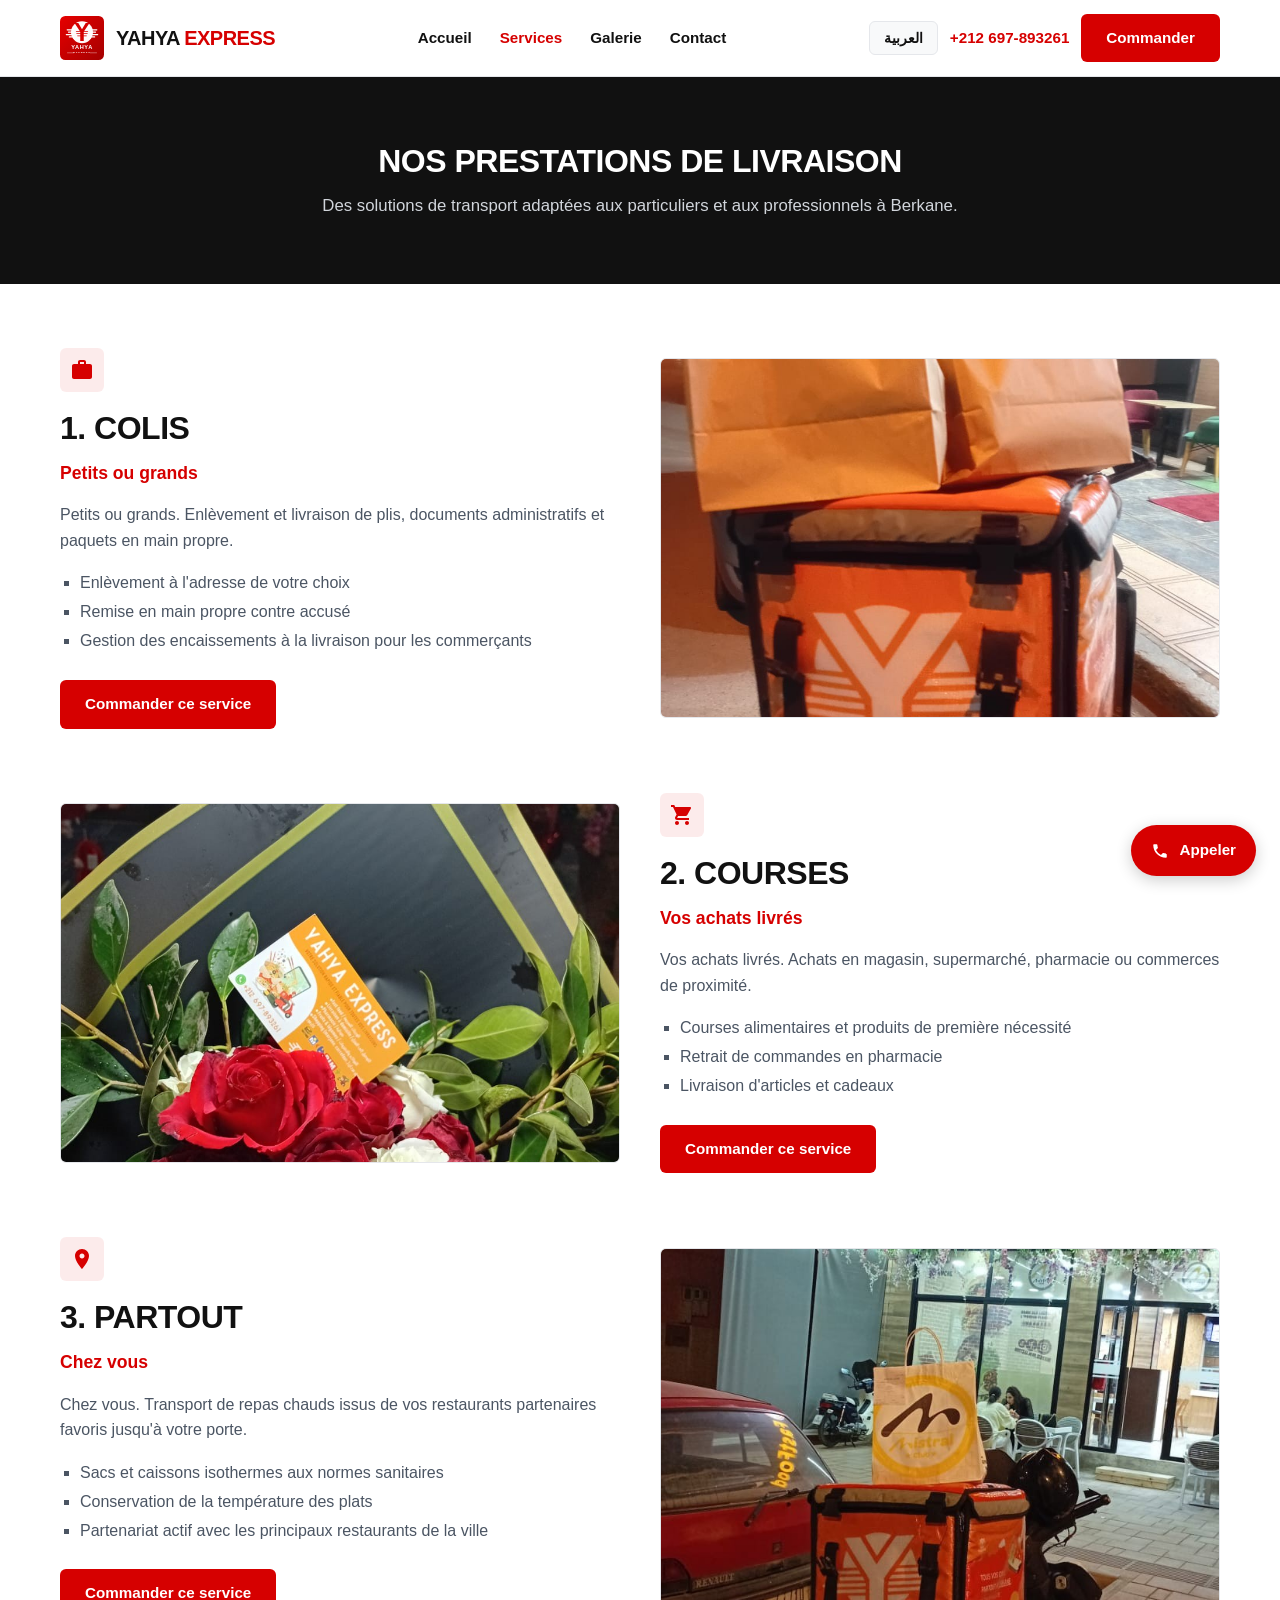
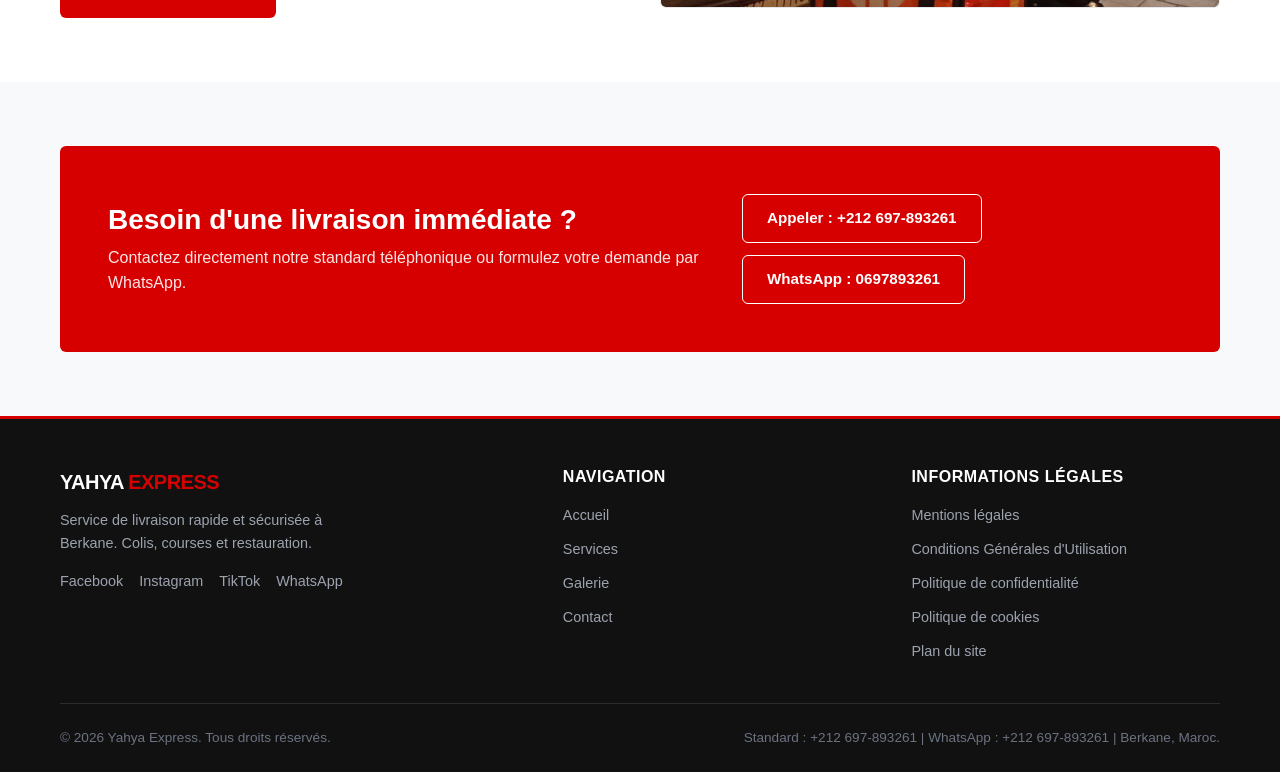
<file: services.html>
<!DOCTYPE html>
<html lang="fr" dir="ltr">
<head>
  <meta charset="UTF-8">
  <meta name="viewport" content="width=device-width, initial-scale=1.0">
  <title>Services de Livraison | Yahya Express</title>
  <meta name="description" content="Découvrez les services de livraison de Yahya Express à Berkane : Colis, Courses et Restauration.">
  <link rel="icon" type="image/png" href="assets/images/favicon.png">
  <link rel="stylesheet" href="styles/style.css">
</head>
<body>

  <!-- En-tete fixe (Sticky Header) -->
  <header class="header">
    <div class="container">
      <nav class="navbar">
        <a href="index.html" class="brand-logo">
          <img src="assets/images/logo.svg" alt="Yahya Express" width="48" height="48">
          <span class="brand-name">YAHYA <span>EXPRESS</span></span>
        </a>

        <ul class="nav-links">
          <li><a href="index.html" class="nav-link" data-i18n="nav_home">Accueil</a></li>
          <li><a href="services.html" class="nav-link active" data-i18n="nav_services">Services</a></li>
          <li><a href="gallery.html" class="nav-link" data-i18n="nav_gallery">Galerie</a></li>
          <li><a href="contact.html" class="nav-link" data-i18n="nav_contact">Contact</a></li>
          <li class="mobile-cta-item"><a href="contact.html" class="btn btn-primary" data-i18n="nav_order">Commander</a></li>
        </ul>

        <div class="nav-cta">
          <button class="lang-toggle-btn" aria-label="Langue">العربية</button>
          <a href="tel:+212697893261" class="phone-link">+212 697-893261</a>
          <a href="contact.html" class="btn btn-primary" data-i18n="nav_order">Commander</a>
          <button class="mobile-menu-btn" aria-label="Menu">
            <span></span>
            <span></span>
            <span></span>
          </button>
        </div>
      </nav>
    </div>
  </header>

  <!-- En-tete de la page -->
  <section class="section section-dark fade-in">
    <div class="container">
      <div class="section-header" style="margin-bottom: 0;">
        <h1 class="section-title" data-i18n="services_header_title">Nos prestations de livraison</h1>
        <p class="section-subtitle" style="color: #D1D5DB;" data-i18n="services_header_sub">
          Des solutions de transport adaptées aux particuliers et aux professionnels à Berkane.
        </p>
      </div>
    </div>
  </section>

  <!-- Liste des 3 Services Réels -->
  <section class="section">
    <div class="container">
      
      <!-- Service 1: COLIS -->
      <div class="brand-identity-grid" style="margin-bottom: 64px;">
        <div>
          <div class="service-icon-box">
            <svg width="24" height="24" viewBox="0 0 24 24" fill="currentColor"><path d="M20 6h-4V4c0-1.11-.89-2-2-2h-4c-1.11 0-2 .89-2 2v2H4c-1.11 0-1.99.89-1.99 2L2 19c0 1.11.89 2 2 2h16c1.11 0 2-.89 2-2V8c0-1.11-.89-2-2-2zm-6 0h-4V4h4v2z"/></svg>
          </div>
          <h2 class="section-title" data-i18n="service_1_title">1. COLIS</h2>
          <div class="feature-subtitle" style="font-size: 1.1rem; margin-bottom: 16px;" data-i18n="service_1_sub">Petits ou grands</div>
          <p style="margin-bottom: 16px;" data-i18n="service_1_desc">
            Acheminement sécurisé de vos plis, courriers administratifs, paquets et marchandises dans toute la zone urbaine et périphérique de Berkane.
          </p>
          <ul style="list-style: square; padding-left: 20px; color: var(--color-gray-text); margin-bottom: 24px; line-height: 1.8;">
            <li data-i18n="service_1_item_1">Enlèvement à l'adresse de votre choix</li>
            <li data-i18n="service_1_item_2">Remise en main propre contre accusé</li>
            <li data-i18n="service_1_item_3">Gestion des encaissements à la livraison pour les commerçants</li>
          </ul>
          <a href="contact.html?service=colis" class="btn btn-primary" data-i18n="service_order_btn">Commander ce service</a>
        </div>
        <div>
          <img src="assets/images/delivery-packages-edf.jpg" alt="Colis Yahya Express" style="width: 100%; height: 360px; object-fit: cover; border-radius: var(--border-radius); border: 1px solid var(--color-gray-border);">
        </div>
      </div>

      <!-- Service 2: COURSES -->
      <div class="brand-identity-grid" style="margin-bottom: 64px;">
        <div>
          <img src="assets/images/delivery-flowers-card.jpg" alt="Courses Yahya Express" style="width: 100%; height: 360px; object-fit: cover; border-radius: var(--border-radius); border: 1px solid var(--color-gray-border);">
        </div>
        <div>
          <div class="service-icon-box">
            <svg width="24" height="24" viewBox="0 0 24 24" fill="currentColor"><path d="M7 18c-1.1 0-1.99.9-1.99 2S5.9 22 7 22s2-.9 2-2-.9-2-2-2zM1 2v2h2l3.6 7.59-1.35 2.45c-.16.28-.25.61-.25.96 0 1.1.9 2 2 2h12v-2H7.42c-.14 0-.25-.11-.25-.25l.03-.12.9-1.63h7.45c.75 0 1.41-.41 1.75-1.03l3.58-6.49c.08-.14.12-.31.12-.48 0-.55-.45-1-1-1H5.21l-.94-2H1zm16 16c-1.1 0-1.99.9-1.99 2s.89 2 1.99 2 2-.9 2-2-.9-2-2-2z"/></svg>
          </div>
          <h2 class="section-title" data-i18n="service_2_title">2. COURSES</h2>
          <div class="feature-subtitle" style="font-size: 1.1rem; margin-bottom: 16px;" data-i18n="service_2_sub">Vos achats livrés</div>
          <p style="margin-bottom: 16px;" data-i18n="service_2_desc">
            Prise en charge de vos achats quotidiens auprès des commerces de détail, supermarchés, pharmacies et boutiques locales.
          </p>
          <ul style="list-style: square; padding-left: 20px; color: var(--color-gray-text); margin-bottom: 24px; line-height: 1.8;">
            <li data-i18n="service_2_item_1">Courses alimentaires et produits de première nécessité</li>
            <li data-i18n="service_2_item_2">Retrait de commandes en pharmacie</li>
            <li data-i18n="service_2_item_3">Livraison d'articles et cadeaux</li>
          </ul>
          <a href="contact.html?service=courses" class="btn btn-primary" data-i18n="service_order_btn">Commander ce service</a>
        </div>
      </div>

      <!-- Service 3: PARTOUT -->
      <div class="brand-identity-grid">
        <div>
          <div class="service-icon-box">
            <svg width="24" height="24" viewBox="0 0 24 24" fill="currentColor"><path d="M12 2C8.13 2 5 5.13 5 9c0 5.25 7 13 7 13s7-7.75 7-13c0-3.87-3.13-7-7-7zm0 9.5c-1.38 0-2.5-1.12-2.5-2.5s1.12-2.5 2.5-2.5 2.5 1.12 2.5 2.5-1.12 2.5-2.5 2.5z"/></svg>
          </div>
          <h2 class="section-title" data-i18n="service_3_title">3. PARTOUT</h2>
          <div class="feature-subtitle" style="font-size: 1.1rem; margin-bottom: 16px;" data-i18n="service_3_sub">Chez vous</div>
          <p style="margin-bottom: 16px;" data-i18n="service_3_desc">
            Transport rapide de vos repas chauds et commandes de restauration depuis les établissements partenaires de Berkane jusqu'à votre domicile ou bureau.
          </p>
          <ul style="list-style: square; padding-left: 20px; color: var(--color-gray-text); margin-bottom: 24px; line-height: 1.8;">
            <li data-i18n="service_3_item_1">Sacs et caissons isothermes aux normes sanitaires</li>
            <li data-i18n="service_3_item_2">Conservation de la température des plats</li>
            <li data-i18n="service_3_item_3">Partenariat actif avec les principaux restaurants de la ville</li>
          </ul>
          <a href="contact.html?service=partout" class="btn btn-primary" data-i18n="service_order_btn">Commander ce service</a>
        </div>
        <div>
          <img src="assets/images/restaurant-mistral.jpg" alt="Restauration Yahya Express" style="width: 100%; height: 360px; object-fit: cover; border-radius: var(--border-radius); border: 1px solid var(--color-gray-border);">
        </div>
      </div>

    </div>
  </section>

  <!-- CTA Appel -->
  <section class="section section-alt">
    <div class="container">
      <div class="cta-banner">
        <div>
          <h2 data-i18n="cta_banner_title">Un besoin spécifique de transport ?</h2>
          <p data-i18n="cta_banner_desc">Notre équipe est à votre disposition 7j/7 pour planifier vos courses régulières ou urgentes.</p>
        </div>
        <div class="btn-group">
          <a href="tel:+212697893261" class="btn btn-outline-white" data-i18n="cta_banner_call">Appeler : +212 697-893261</a>
          <a href="https://wa.me/212697893261?text=Demande%20de%20livraison" target="_blank" class="btn btn-outline-white" data-i18n="cta_banner_wa">WhatsApp : 0697893261</a>
        </div>
      </div>
    </div>
  </section>

  <!-- Bouton d'appel flottant -->
  <a href="tel:+212697893261" class="floating-call-btn" aria-label="Appeler maintenant">
    <svg width="18" height="18" viewBox="0 0 24 24" fill="currentColor"><path d="M20.01 15.38c-1.23 0-2.42-.2-3.53-.56a.977.977 0 0 0-1.01.24l-2.2 2.2a15.053 15.053 0 0 1-6.59-6.59l2.2-2.21a.96.96 0 0 0 .25-1A11.36 11.36 0 0 1 8.5 3.99c0-.55-.45-1-1-1H4c-.55 0-1 .45-1 1 0 9.39 7.61 17 17 17 .55 0 1-.45 1-1v-3.5c0-.55-.45-1-1-.01z"/></svg>
    <span data-i18n="float_call">Appeler</span>
  </a>

  <!-- Pied de page -->
  <footer class="footer">
    <div class="container">
      <div class="footer-grid">
        <div class="footer-brand">
          <span class="brand-name" style="color: var(--color-white);">YAHYA <span style="color: var(--color-primary);">EXPRESS</span></span>
          <p data-i18n="footer_desc">Service de livraison rapide et sécurisée à Berkane. Colis, courses et restauration.</p>
          <div style="margin-top: 16px; display: flex; gap: 16px; flex-wrap: wrap;">
            <a href="https://www.facebook.com/share/r/18RxTsJQQd/" target="_blank" style="color: #9CA3AF; font-size: 0.9rem;">Facebook</a>
            <a href="https://www.instagram.com/yahyaexpress?utm_source=qr&igsi=OGlzcHl0dHpwaDJ2" target="_blank" style="color: #9CA3AF; font-size: 0.9rem;">Instagram</a>
            <a href="https://www.tiktok.com/@yahya.express?_r=1&_t=ZS-9989slw1Ds7" target="_blank" style="color: #9CA3AF; font-size: 0.9rem;">TikTok</a>
            <a href="https://wa.me/212697893261" target="_blank" style="color: #9CA3AF; font-size: 0.9rem;">WhatsApp</a>
          </div>
        </div>

        <div>
          <h4 class="footer-title" data-i18n="footer_nav_title">Navigation</h4>
          <ul class="footer-links">
            <li><a href="index.html" data-i18n="nav_home">Accueil</a></li>
            <li><a href="services.html" data-i18n="nav_services">Services</a></li>
            <li><a href="gallery.html" data-i18n="nav_gallery">Galerie</a></li>
            <li><a href="contact.html" data-i18n="nav_contact">Contact</a></li>
          </ul>
        </div>

        <div>
          <h4 class="footer-title" data-i18n="footer_legal_title">Informations Légales</h4>
          <ul class="footer-links">
            <li><a href="mentions-legales.html">Mentions légales</a></li>
            <li><a href="cgu.html">Conditions Générales d'Utilisation</a></li>
            <li><a href="politique-confidentialite.html">Politique de confidentialité</a></li>
            <li><a href="cookies.html">Politique de cookies</a></li>
            <li><a href="sitemap.html">Plan du site</a></li>
          </ul>
        </div>
      </div>

      <div class="footer-bottom">
        <div>&copy; <span class="current-year"></span> Yahya Express. <span data-i18n="footer_rights">Tous droits réservés.</span></div>
        <div data-i18n="footer_loc">Standard : +212 697-893261 | WhatsApp : +212 697-893261 | Berkane, Maroc.</div>
      </div>
    </div>
  </footer>

  <script src="scripts/i18n.js"></script>
  <script src="scripts/main.js"></script>
</body>
</html>
</file>
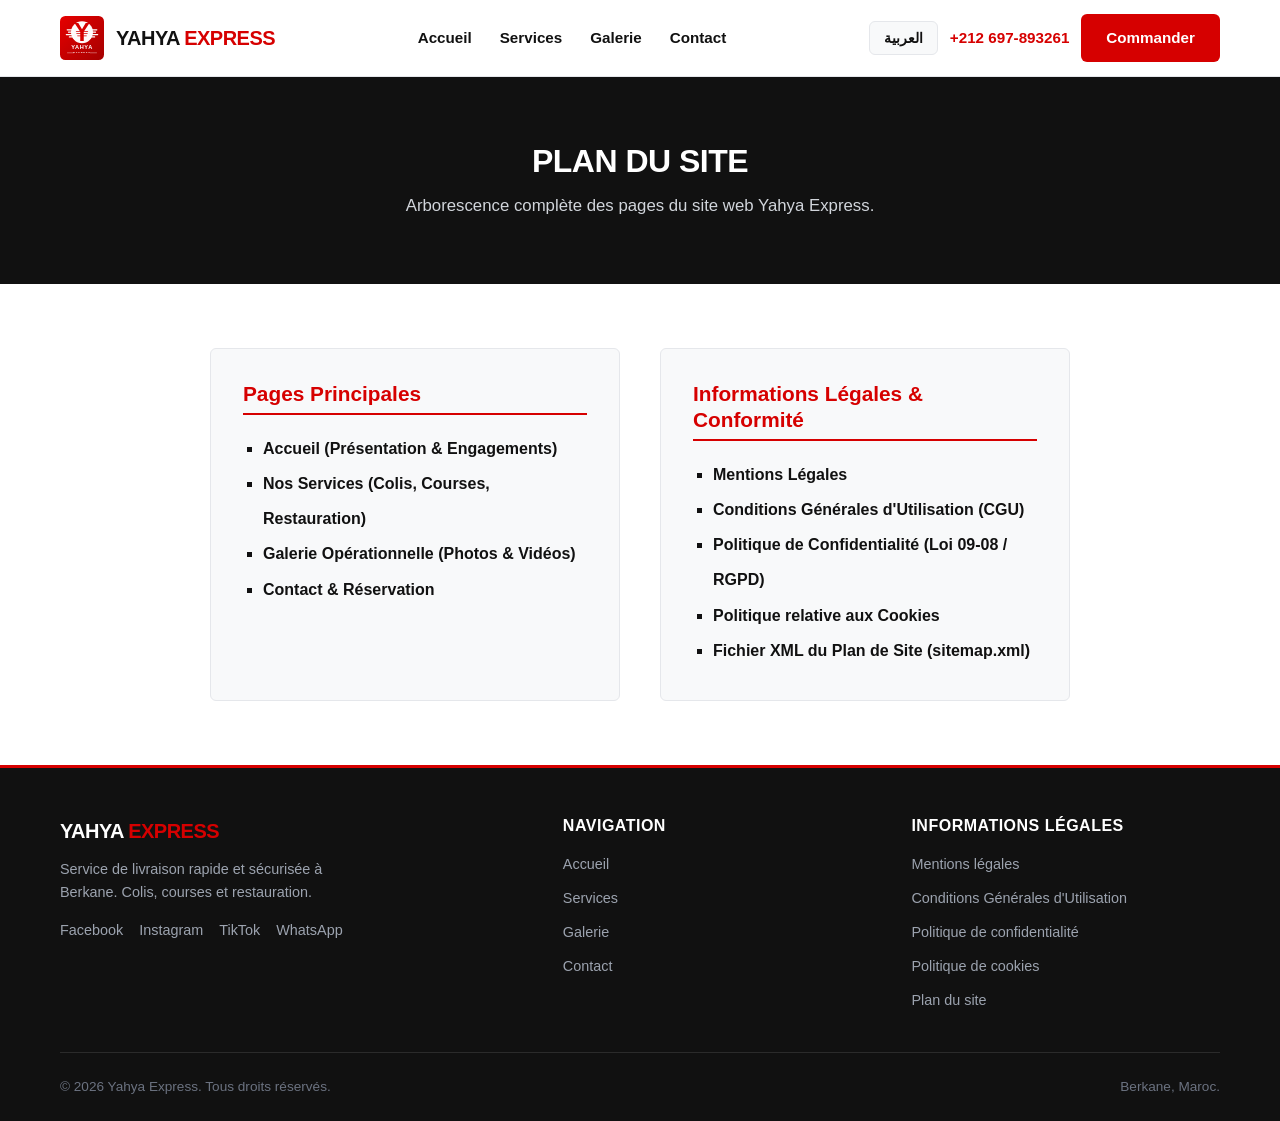
<file: sitemap.html>
<!DOCTYPE html>
<html lang="fr" dir="ltr">
<head>
  <meta charset="UTF-8">
  <meta name="viewport" content="width=device-width, initial-scale=1.0">
  <title>Plan du Site | Yahya Express</title>
  <meta name="description" content="Plan du site internet officiel de Yahya Express, référençant l'ensemble des pages et documents juridiques.">
  <link rel="icon" type="image/png" href="assets/images/favicon.png">
  <link rel="stylesheet" href="styles/style.css">
</head>
<body>

  <header class="header">
    <div class="container">
      <nav class="navbar">
        <a href="index.html" class="brand-logo">
          <img src="assets/images/logo.svg" alt="Yahya Express" width="48" height="48">
          <span class="brand-name">YAHYA <span>EXPRESS</span></span>
        </a>

        <ul class="nav-links">
          <li><a href="index.html" class="nav-link" data-i18n="nav_home">Accueil</a></li>
          <li><a href="services.html" class="nav-link" data-i18n="nav_services">Services</a></li>
          <li><a href="gallery.html" class="nav-link" data-i18n="nav_gallery">Galerie</a></li>
          <li><a href="contact.html" class="nav-link" data-i18n="nav_contact">Contact</a></li>
          <li class="mobile-cta-item"><a href="contact.html" class="btn btn-primary" data-i18n="nav_order">Commander</a></li>
        </ul>

        <div class="nav-cta">
          <button class="lang-toggle-btn" aria-label="Langue">العربية</button>
          <a href="tel:+212697893261" class="phone-link">+212 697-893261</a>
          <a href="contact.html" class="btn btn-primary">Commander</a>
          <button class="mobile-menu-btn" aria-label="Menu">
            <span></span>
            <span></span>
            <span></span>
          </button>
        </div>
      </nav>
    </div>
  </header>

  <section class="section section-dark fade-in">
    <div class="container">
      <div class="section-header" style="margin-bottom: 0;">
        <h1 class="section-title">Plan du Site</h1>
        <p class="section-subtitle" style="color: #D1D5DB;">
          Arborescence complète des pages du site web Yahya Express.
        </p>
      </div>
    </div>
  </section>

  <section class="section">
    <div class="container" style="max-width: 900px;">
      
      <div style="display: grid; grid-template-columns: 1fr 1fr; gap: 40px;">
        
        <div style="background: var(--color-gray-light); padding: 32px; border-radius: var(--border-radius); border: 1px solid var(--color-gray-border);">
          <h2 style="font-size: 1.3rem; margin-bottom: 16px; color: var(--color-primary); border-bottom: 2px solid var(--color-primary); padding-bottom: 6px;">Pages Principales</h2>
          <ul style="list-style: square; padding-left: 20px; color: var(--color-dark); line-height: 2.2; font-weight: 600;">
            <li><a href="index.html" style="color: var(--color-dark);">Accueil (Présentation & Engagements)</a></li>
            <li><a href="services.html" style="color: var(--color-dark);">Nos Services (Colis, Courses, Restauration)</a></li>
            <li><a href="gallery.html" style="color: var(--color-dark);">Galerie Opérationnelle (Photos & Vidéos)</a></li>
            <li><a href="contact.html" style="color: var(--color-dark);">Contact & Réservation</a></li>
          </ul>
        </div>

        <div style="background: var(--color-gray-light); padding: 32px; border-radius: var(--border-radius); border: 1px solid var(--color-gray-border);">
          <h2 style="font-size: 1.3rem; margin-bottom: 16px; color: var(--color-primary); border-bottom: 2px solid var(--color-primary); padding-bottom: 6px;">Informations Légales & Conformité</h2>
          <ul style="list-style: square; padding-left: 20px; color: var(--color-dark); line-height: 2.2; font-weight: 600;">
            <li><a href="mentions-legales.html" style="color: var(--color-dark);">Mentions Légales</a></li>
            <li><a href="cgu.html" style="color: var(--color-dark);">Conditions Générales d'Utilisation (CGU)</a></li>
            <li><a href="politique-confidentialite.html" style="color: var(--color-dark);">Politique de Confidentialité (Loi 09-08 / RGPD)</a></li>
            <li><a href="cookies.html" style="color: var(--color-dark);">Politique relative aux Cookies</a></li>
            <li><a href="sitemap.xml" style="color: var(--color-dark);" target="_blank">Fichier XML du Plan de Site (sitemap.xml)</a></li>
          </ul>
        </div>

      </div>

    </div>
  </section>

  <footer class="footer">
    <div class="container">
      <div class="footer-grid">
        <div class="footer-brand">
          <span class="brand-name" style="color: var(--color-white);">YAHYA <span style="color: var(--color-primary);">EXPRESS</span></span>
          <p>Service de livraison rapide et sécurisée à Berkane. Colis, courses et restauration.</p>
          <div style="margin-top: 16px; display: flex; gap: 16px; flex-wrap: wrap;">
            <a href="https://www.facebook.com/share/r/18RxTsJQQd/" target="_blank" style="color: #9CA3AF; font-size: 0.9rem;">Facebook</a>
            <a href="https://www.instagram.com/yahyaexpress?utm_source=qr&igsi=OGlzcHl0dHpwaDJ2" target="_blank" style="color: #9CA3AF; font-size: 0.9rem;">Instagram</a>
            <a href="https://www.tiktok.com/@yahya.express?_r=1&_t=ZS-9989slw1Ds7" target="_blank" style="color: #9CA3AF; font-size: 0.9rem;">TikTok</a>
            <a href="https://wa.me/212697893261" target="_blank" style="color: #9CA3AF; font-size: 0.9rem;">WhatsApp</a>
          </div>
        </div>

        <div>
          <h4 class="footer-title">Navigation</h4>
          <ul class="footer-links">
            <li><a href="index.html">Accueil</a></li>
            <li><a href="services.html">Services</a></li>
            <li><a href="gallery.html">Galerie</a></li>
            <li><a href="contact.html">Contact</a></li>
          </ul>
        </div>

        <div>
          <h4 class="footer-title">Informations Légales</h4>
          <ul class="footer-links">
            <li><a href="mentions-legales.html">Mentions légales</a></li>
            <li><a href="cgu.html">Conditions Générales d'Utilisation</a></li>
            <li><a href="politique-confidentialite.html">Politique de confidentialité</a></li>
            <li><a href="cookies.html">Politique de cookies</a></li>
            <li><a href="sitemap.html">Plan du site</a></li>
          </ul>
        </div>
      </div>

      <div class="footer-bottom">
        <div>&copy; <span class="current-year"></span> Yahya Express. Tous droits réservés.</div>
        <div>Berkane, Maroc.</div>
      </div>
    </div>
  </footer>

  <script src="scripts/i18n.js"></script>
  <script src="scripts/main.js"></script>
</body>
</html>
</file>
<file: styles/style.css>
/* ==========================================================================
   Yahya Express - Feuille de style principale
   Couleurs : Rouge #D60000 | Blanc #FFFFFF | Noir #111111
   Support Multilingue : Francais (LTR) & Arabe (RTL)
   ========================================================================== */

:root {
  --color-primary: #D60000;
  --color-primary-hover: #B30000;
  --color-dark: #111111;
  --color-dark-alt: #1F1F1F;
  --color-white: #FFFFFF;
  --color-gray-light: #F8F9FA;
  --color-gray-border: #E5E7EB;
  --color-gray-text: #4B5563;
  --color-gray-muted: #6B7280;

  --font-family: -apple-system, BlinkMacSystemFont, "Segoe UI", Roboto, "Helvetica Neue", Arial, sans-serif;
  --font-family-arabic: -apple-system, BlinkMacSystemFont, "Segoe UI", "Tahoma", "Cairo", Arial, sans-serif;
  
  --container-width: 1200px;
  --header-height: 76px;
  --border-radius: 6px;
  --transition-speed: 0.25s;
}

/* Reset */
*, *::before, *::after {
  box-sizing: border-box;
  margin: 0;
  padding: 0;
}

html {
  font-family: var(--font-family);
  font-size: 16px;
  line-height: 1.5;
  color: var(--color-dark);
  background-color: var(--color-white);
  scroll-behavior: smooth;
}

/* Support RTL (Arabe) */
html[dir="rtl"] {
  font-family: var(--font-family-arabic);
  direction: rtl;
  text-align: right;
}

body {
  min-height: 100vh;
  display: flex;
  flex-direction: column;
}

/* Typographie */
h1, h2, h3, h4, h5, h6 {
  color: var(--color-dark);
  font-weight: 700;
  line-height: 1.25;
}

p {
  color: var(--color-gray-text);
  line-height: 1.6;
}

a {
  color: inherit;
  text-decoration: none;
  transition: color var(--transition-speed) ease;
}

img, video {
  max-width: 100%;
  height: auto;
  display: block;
}

/* Structure */
.container {
  width: 100%;
  max-width: var(--container-width);
  margin-left: auto;
  margin-right: auto;
  padding-left: 20px;
  padding-right: 20px;
}

.section {
  padding: 64px 0;
}

.section-alt {
  background-color: var(--color-gray-light);
}

.section-dark {
  background-color: var(--color-dark);
  color: var(--color-white);
}

.section-dark h1,
.section-dark h2,
.section-dark h3,
.section-dark h4 {
  color: var(--color-white);
}

.section-dark p {
  color: #D1D5DB;
}

.section-header {
  text-align: center;
  max-width: 700px;
  margin: 0 auto 48px auto;
}

.section-title {
  font-size: 2rem;
  margin-bottom: 12px;
  letter-spacing: -0.5px;
}

html[dir="ltr"] .section-title {
  text-transform: uppercase;
}

.section-subtitle {
  font-size: 1.05rem;
  color: var(--color-gray-text);
}

/* Boutons */
.btn {
  display: inline-flex;
  align-items: center;
  justify-content: center;
  padding: 12px 24px;
  font-size: 0.95rem;
  font-weight: 600;
  border-radius: var(--border-radius);
  cursor: pointer;
  border: 1px solid transparent;
  transition: background-color var(--transition-speed) ease, border-color var(--transition-speed) ease, color var(--transition-speed) ease;
  text-align: center;
}

.btn-primary {
  background-color: var(--color-primary);
  color: var(--color-white);
}

.btn-primary:hover {
  background-color: var(--color-primary-hover);
}

.btn-outline {
  background-color: transparent;
  color: var(--color-dark);
  border-color: var(--color-dark);
}

.btn-outline:hover {
  background-color: var(--color-dark);
  color: var(--color-white);
}

.btn-outline-white {
  background-color: transparent;
  color: var(--color-white);
  border-color: var(--color-white);
}

.btn-outline-white:hover {
  background-color: var(--color-white);
  color: var(--color-dark);
}

.btn-group {
  display: flex;
  flex-wrap: wrap;
  gap: 12px;
}

/* Bouton de Changement de Langue */
.lang-toggle-btn {
  background-color: var(--color-gray-light);
  color: var(--color-dark);
  border: 1px solid var(--color-gray-border);
  padding: 8px 14px;
  border-radius: var(--border-radius);
  font-size: 0.88rem;
  font-weight: 700;
  cursor: pointer;
  transition: all var(--transition-speed) ease;
  display: inline-flex;
  align-items: center;
  gap: 6px;
  flex-shrink: 0;
  white-space: nowrap;
}

.lang-toggle-btn:hover {
  background-color: var(--color-primary);
  color: var(--color-white);
  border-color: var(--color-primary);
}

/* En-tete Fixe (Sticky Header) */
.header {
  position: sticky;
  top: 0;
  left: 0;
  width: 100%;
  background-color: var(--color-white);
  border-bottom: 1px solid var(--color-gray-border);
  z-index: 1000;
}

.navbar {
  display: flex;
  align-items: center;
  justify-content: space-between;
  height: var(--header-height);
  gap: 16px;
}

.brand-logo {
  display: flex;
  align-items: center;
  gap: 12px;
  flex-shrink: 0;
  min-width: 0;
}

.brand-logo img {
  height: 44px;
  width: 44px;
  object-fit: contain;
  flex-shrink: 0;
}

.brand-name {
  font-size: 1.25rem;
  font-weight: 800;
  letter-spacing: -0.5px;
  color: var(--color-dark);
  text-transform: uppercase;
  white-space: nowrap;
}

.brand-name span {
  color: var(--color-primary);
}

.nav-links {
  display: flex;
  list-style: none;
  gap: 28px;
  align-items: center;
}

.nav-link {
  font-size: 0.95rem;
  font-weight: 600;
  color: var(--color-dark);
  transition: color var(--transition-speed) ease;
}

.nav-link:hover,
.nav-link.active {
  color: var(--color-primary);
}

.mobile-cta-item {
  display: none;
}

.nav-cta {
  display: flex;
  align-items: center;
  gap: 12px;
  flex-shrink: 0;
}

.phone-link {
  font-size: 0.95rem;
  font-weight: 700;
  color: var(--color-primary);
  white-space: nowrap;
}

.mobile-menu-btn {
  display: none;
  background-color: var(--color-gray-light);
  border: 1px solid var(--color-gray-border);
  border-radius: var(--border-radius);
  cursor: pointer;
  padding: 6px;
  width: 40px;
  height: 40px;
  flex-direction: column;
  justify-content: center;
  align-items: center;
  flex-shrink: 0;
  transition: background-color var(--transition-speed) ease, border-color var(--transition-speed) ease;
}

.mobile-menu-btn:hover {
  background-color: #E5E7EB;
}

.mobile-menu-btn span {
  display: block;
  width: 20px;
  height: 2px;
  background-color: var(--color-dark);
  margin: 2.5px 0;
  border-radius: 2px;
  transition: transform var(--transition-speed) ease, opacity var(--transition-speed) ease, background-color var(--transition-speed) ease;
}

.mobile-menu-btn.active span:nth-child(1) {
  transform: translateY(7px) rotate(45deg);
}

.mobile-menu-btn.active span:nth-child(2) {
  opacity: 0;
}

.mobile-menu-btn.active span:nth-child(3) {
  transform: translateY(-7px) rotate(-45deg);
}

/* Hero Section */
.hero {
  padding: 60px 0;
  background-color: var(--color-white);
  border-bottom: 1px solid var(--color-gray-border);
}

.hero-grid {
  display: grid;
  grid-template-columns: 1fr 1fr;
  gap: 48px;
  align-items: center;
}

.hero-tag {
  display: inline-block;
  font-size: 0.85rem;
  font-weight: 700;
  text-transform: uppercase;
  color: var(--color-primary);
  letter-spacing: 1px;
  margin-bottom: 12px;
}

.hero-title {
  font-size: 2.75rem;
  line-height: 1.15;
  margin-bottom: 16px;
  letter-spacing: -1px;
}

.hero-subtitle {
  font-size: 1.15rem;
  color: var(--color-gray-text);
  margin-bottom: 28px;
  line-height: 1.6;
}

.hero-image-wrapper {
  position: relative;
  border: 1px solid var(--color-gray-border);
  border-radius: var(--border-radius);
  overflow: hidden;
  background-color: var(--color-dark);
}

.hero-image-wrapper img {
  width: 100%;
  height: 480px;
  object-fit: cover;
  display: block;
}

/* Points Forts (Key Features) */
.features-grid {
  display: grid;
  grid-template-columns: repeat(3, 1fr);
  gap: 24px;
}

.feature-card {
  padding: 32px 24px;
  background-color: var(--color-white);
  border: 1px solid var(--color-gray-border);
  border-radius: var(--border-radius);
  border-top: 4px solid var(--color-primary);
}

.feature-title {
  font-size: 1.25rem;
  margin-bottom: 8px;
  text-transform: uppercase;
}

.feature-subtitle {
  font-size: 0.95rem;
  font-weight: 600;
  color: var(--color-primary);
  margin-bottom: 12px;
}

.feature-text {
  font-size: 0.9rem;
  color: var(--color-gray-text);
}

/* Presentation de la marque */
.brand-identity-grid {
  display: grid;
  grid-template-columns: 1fr 1fr;
  gap: 40px;
  align-items: center;
}

.brand-identity-images {
  display: grid;
  grid-template-columns: 1fr 1fr;
  gap: 16px;
}

.brand-identity-images img {
  width: 100%;
  height: 200px;
  object-fit: cover;
  border-radius: var(--border-radius);
  border: 1px solid var(--color-gray-border);
}

/* Services */
.services-grid {
  display: grid;
  grid-template-columns: repeat(3, 1fr);
  gap: 28px;
}

.service-card {
  background-color: var(--color-white);
  border: 1px solid var(--color-gray-border);
  border-radius: var(--border-radius);
  overflow: hidden;
  display: flex;
  flex-direction: column;
}

.service-card-image {
  height: 220px;
  width: 100%;
  object-fit: cover;
}

.service-card-body {
  padding: 24px;
  display: flex;
  flex-direction: column;
  flex-grow: 1;
}

.service-icon-box {
  width: 44px;
  height: 44px;
  background-color: rgba(214, 0, 0, 0.08);
  color: var(--color-primary);
  display: flex;
  align-items: center;
  justify-content: center;
  border-radius: var(--border-radius);
  margin-bottom: 16px;
}

.service-card-title {
  font-size: 1.25rem;
  margin-bottom: 8px;
  text-transform: uppercase;
}

.service-card-desc {
  font-size: 0.95rem;
  color: var(--color-gray-text);
  margin-bottom: 20px;
  flex-grow: 1;
}

/* Galerie */
.gallery-grid {
  display: grid;
  grid-template-columns: repeat(auto-fill, minmax(280px, 1fr));
  gap: 20px;
}

.gallery-card {
  border: 1px solid var(--color-gray-border);
  border-radius: var(--border-radius);
  overflow: hidden;
  background-color: var(--color-white);
}

.gallery-card img,
.gallery-card video {
  width: 100%;
  height: 260px;
  object-fit: cover;
  display: block;
}

.gallery-card-info {
  padding: 12px 16px;
  border-top: 1px solid var(--color-gray-border);
}

.gallery-card-title {
  font-size: 0.95rem;
  font-weight: 700;
  color: var(--color-dark);
}

.gallery-card-desc {
  font-size: 0.85rem;
  color: var(--color-gray-muted);
}

/* Contact */
.contact-grid {
  display: grid;
  grid-template-columns: 1fr 1.2fr;
  gap: 40px;
}

.contact-info-panel {
  background-color: var(--color-dark);
  color: var(--color-white);
  padding: 36px;
  border-radius: var(--border-radius);
}

.contact-info-panel h3 {
  color: var(--color-white);
  margin-bottom: 20px;
  font-size: 1.4rem;
}

.contact-info-list {
  list-style: none;
  display: flex;
  flex-direction: column;
  gap: 20px;
  margin-bottom: 32px;
}

.contact-info-item {
  display: flex;
  flex-direction: column;
  gap: 4px;
}

.contact-info-label {
  font-size: 0.8rem;
  text-transform: uppercase;
  color: #9CA3AF;
  font-weight: 700;
  letter-spacing: 0.5px;
}

.contact-info-value {
  font-size: 1.1rem;
  font-weight: 600;
  color: var(--color-white);
}

.contact-form-panel {
  background-color: var(--color-white);
  border: 1px solid var(--color-gray-border);
  border-radius: var(--border-radius);
  padding: 36px;
}

.form-group {
  margin-bottom: 20px;
  display: flex;
  flex-direction: column;
  gap: 6px;
}

.form-label {
  font-size: 0.9rem;
  font-weight: 600;
  color: var(--color-dark);
}

.form-control {
  width: 100%;
  padding: 10px 14px;
  border: 1px solid var(--color-gray-border);
  border-radius: var(--border-radius);
  font-family: inherit;
  font-size: 0.95rem;
  color: var(--color-dark);
  background-color: var(--color-white);
}

.form-control:focus {
  outline: none;
  border-color: var(--color-primary);
}

textarea.form-control {
  min-height: 120px;
  resize: vertical;
}

/* Call to Action Banner */
.cta-banner {
  background-color: var(--color-primary);
  color: var(--color-white);
  padding: 48px;
  border-radius: var(--border-radius);
  display: flex;
  align-items: center;
  justify-content: space-between;
  gap: 24px;
}

.cta-banner h2 {
  color: var(--color-white);
  font-size: 1.75rem;
  margin-bottom: 8px;
}

.cta-banner p {
  color: rgba(255, 255, 255, 0.9);
  font-size: 1rem;
}

/* Bouton Flottant (Floating Call Button) */
.floating-call-btn {
  position: fixed;
  bottom: 24px;
  right: 24px;
  background-color: var(--color-primary);
  color: var(--color-white);
  padding: 14px 20px;
  border-radius: 50px;
  font-weight: 700;
  font-size: 0.95rem;
  display: flex;
  align-items: center;
  gap: 10px;
  box-shadow: 0 4px 16px rgba(0, 0, 0, 0.2);
  z-index: 999;
  transition: background-color var(--transition-speed) ease, transform var(--transition-speed) ease;
}

html[dir="rtl"] .floating-call-btn {
  right: auto;
  left: 24px;
}

.floating-call-btn:hover {
  background-color: var(--color-primary-hover);
  transform: translateY(-2px);
  color: var(--color-white);
}

/* Pied de page (Footer) */
.footer {
  background-color: var(--color-dark);
  color: var(--color-white);
  padding: 48px 0 24px 0;
  margin-top: auto;
  border-top: 3px solid var(--color-primary);
}

.footer-grid {
  display: grid;
  grid-template-columns: 1.5fr 1fr 1fr;
  gap: 40px;
  margin-bottom: 40px;
}

.footer-brand p {
  color: #9CA3AF;
  font-size: 0.9rem;
  margin-top: 12px;
  max-width: 320px;
}

.footer-title {
  font-size: 1rem;
  color: var(--color-white);
  margin-bottom: 16px;
  text-transform: uppercase;
  letter-spacing: 0.5px;
}

.footer-links {
  list-style: none;
  display: flex;
  flex-direction: column;
  gap: 10px;
}

.footer-links a {
  color: #9CA3AF;
  font-size: 0.9rem;
}

.footer-links a:hover {
  color: var(--color-white);
}

.footer-bottom {
  padding-top: 24px;
  border-top: 1px solid #2B2B2B;
  display: flex;
  justify-content: space-between;
  font-size: 0.85rem;
  color: #6B7280;
}

/* Ajustements RTL Spécifiques */
html[dir="rtl"] ul {
  padding-right: 20px;
  padding-left: 0;
}

/* Animations CSS pures (Fade In) */
@keyframes fadeIn {
  from {
    opacity: 0;
    transform: translateY(12px);
  }
  to {
    opacity: 1;
    transform: translateY(0);
  }
}

.fade-in {
  animation: fadeIn 0.6s ease forwards;
}

/* Responsive (Mobile First & Breakpoints) */
@media (max-width: 992px) {
  .nav-links {
    gap: 16px;
  }

  .nav-cta .phone-link {
    display: none;
  }
}

@media (max-width: 900px) {
  .hero-grid,
  .brand-identity-grid,
  .contact-grid {
    grid-template-columns: 1fr;
    gap: 32px;
  }

  .features-grid,
  .services-grid {
    grid-template-columns: 1fr;
  }

  .cta-banner {
    flex-direction: column;
    text-align: center;
    padding: 32px 24px;
  }

  .footer-grid {
    grid-template-columns: 1fr;
    gap: 28px;
  }

  .hero-title {
    font-size: 2.1rem;
  }
}

@media (max-width: 768px) {
  :root {
    --header-height: 64px;
  }

  .container {
    padding-left: 16px;
    padding-right: 16px;
  }

  .navbar {
    gap: 8px;
  }

  .brand-logo {
    gap: 8px;
    flex-shrink: 0;
    min-width: 0;
  }

  .brand-logo img {
    height: 38px;
    width: 38px;
  }

  .brand-name {
    font-size: 1.05rem;
    letter-spacing: -0.3px;
    white-space: nowrap;
  }

  .nav-links,
  .nav-cta .phone-link,
  .nav-cta .btn {
    display: none;
  }

  .nav-cta {
    gap: 8px;
    flex-shrink: 0;
  }

  .lang-toggle-btn {
    padding: 6px 10px;
    font-size: 0.8rem;
    min-height: 36px;
    border-radius: 6px;
  }

  .mobile-menu-btn {
    display: flex;
    width: 36px;
    height: 36px;
  }

  .nav-links.mobile-open {
    display: flex;
    flex-direction: column;
    position: absolute;
    top: var(--header-height);
    left: 0;
    width: 100%;
    background-color: var(--color-white);
    padding: 16px 20px 24px 20px;
    border-bottom: 2px solid var(--color-primary);
    box-shadow: 0 12px 24px rgba(0, 0, 0, 0.12);
    gap: 4px;
    z-index: 1001;
  }

  .nav-links.mobile-open li {
    width: 100%;
  }

  .nav-links.mobile-open .nav-link {
    display: block;
    padding: 10px 0;
    font-size: 1rem;
    font-weight: 700;
    border-bottom: 1px solid var(--color-gray-border);
  }

  .nav-links.mobile-open .mobile-cta-item {
    display: block;
    margin-top: 10px;
  }

  .nav-links.mobile-open .mobile-cta-item .btn {
    display: flex;
    width: 100%;
    justify-content: center;
  }

  html[dir="rtl"] .nav-links.mobile-open {
    text-align: right;
  }

  html[dir="rtl"] .nav-links.mobile-open .nav-link {
    text-align: right;
  }

  .brand-identity-images {
    grid-template-columns: 1fr;
  }

  .gallery-grid {
    grid-template-columns: 1fr;
  }

  .gallery-card img,
  .gallery-card video {
    height: 240px;
  }

  .footer-bottom {
    flex-direction: column;
    gap: 8px;
    text-align: center;
  }

  .floating-call-btn {
    bottom: 16px;
    right: 16px;
    padding: 10px 16px;
    font-size: 0.88rem;
  }

  html[dir="rtl"] .floating-call-btn {
    left: 16px;
    right: auto;
  }
}

@media (max-width: 480px) {
  :root {
    --header-height: 60px;
  }

  .container {
    padding-left: 12px;
    padding-right: 12px;
  }

  .brand-logo {
    gap: 6px;
  }

  .brand-logo img {
    height: 32px;
    width: 32px;
  }

  .brand-name {
    font-size: 0.92rem;
  }

  .lang-toggle-btn {
    padding: 5px 8px;
    font-size: 0.75rem;
    min-height: 32px;
  }

  .mobile-menu-btn {
    width: 34px;
    height: 34px;
    padding: 5px;
  }

  .hero {
    padding: 36px 0;
  }

  .hero-title {
    font-size: 1.7rem;
  }

  .hero-subtitle {
    font-size: 0.95rem;
  }

  .btn-group {
    flex-direction: column;
    width: 100%;
  }

  .btn-group .btn {
    width: 100%;
    text-align: center;
  }

  .section {
    padding: 44px 0;
  }

  .section-title {
    font-size: 1.6rem;
  }

  .contact-info-panel {
    padding: 24px 18px;
  }
}

@media (max-width: 360px) {
  .brand-name span {
    display: none;
  }
}
</file>
